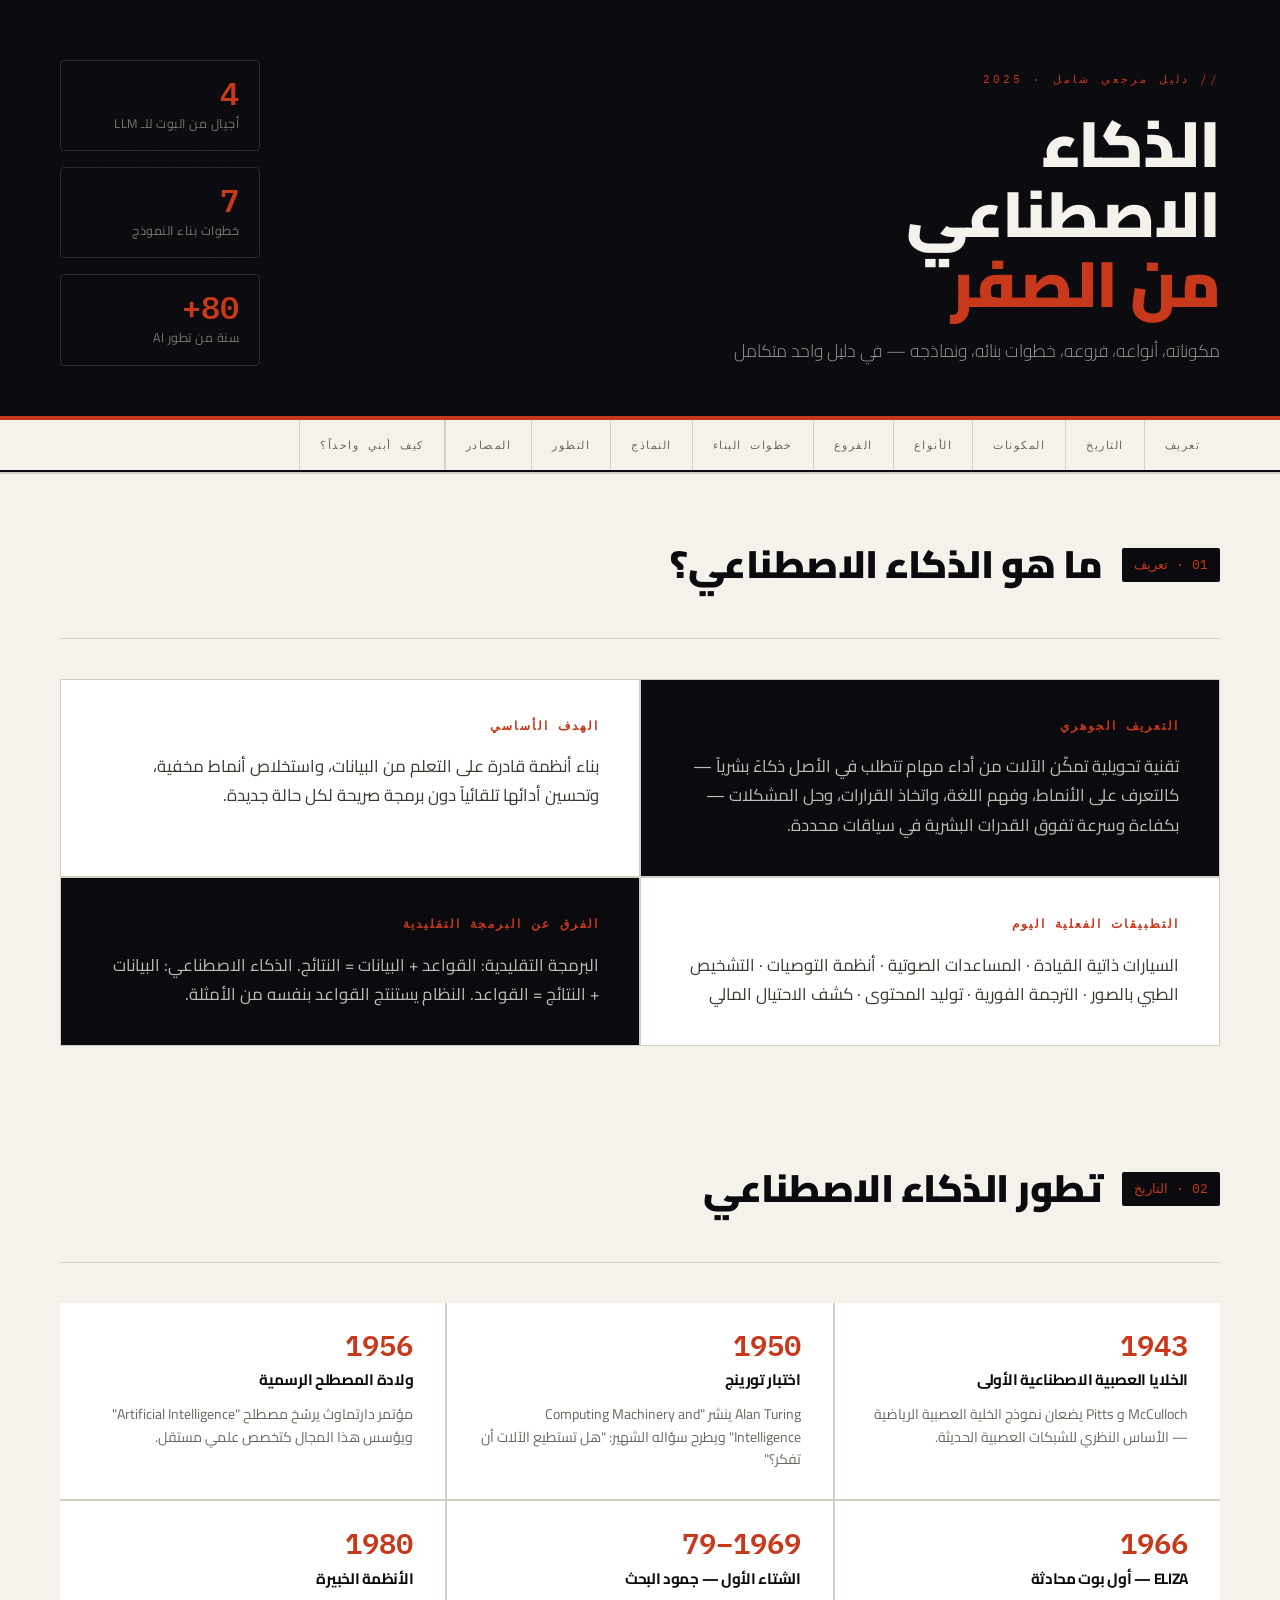
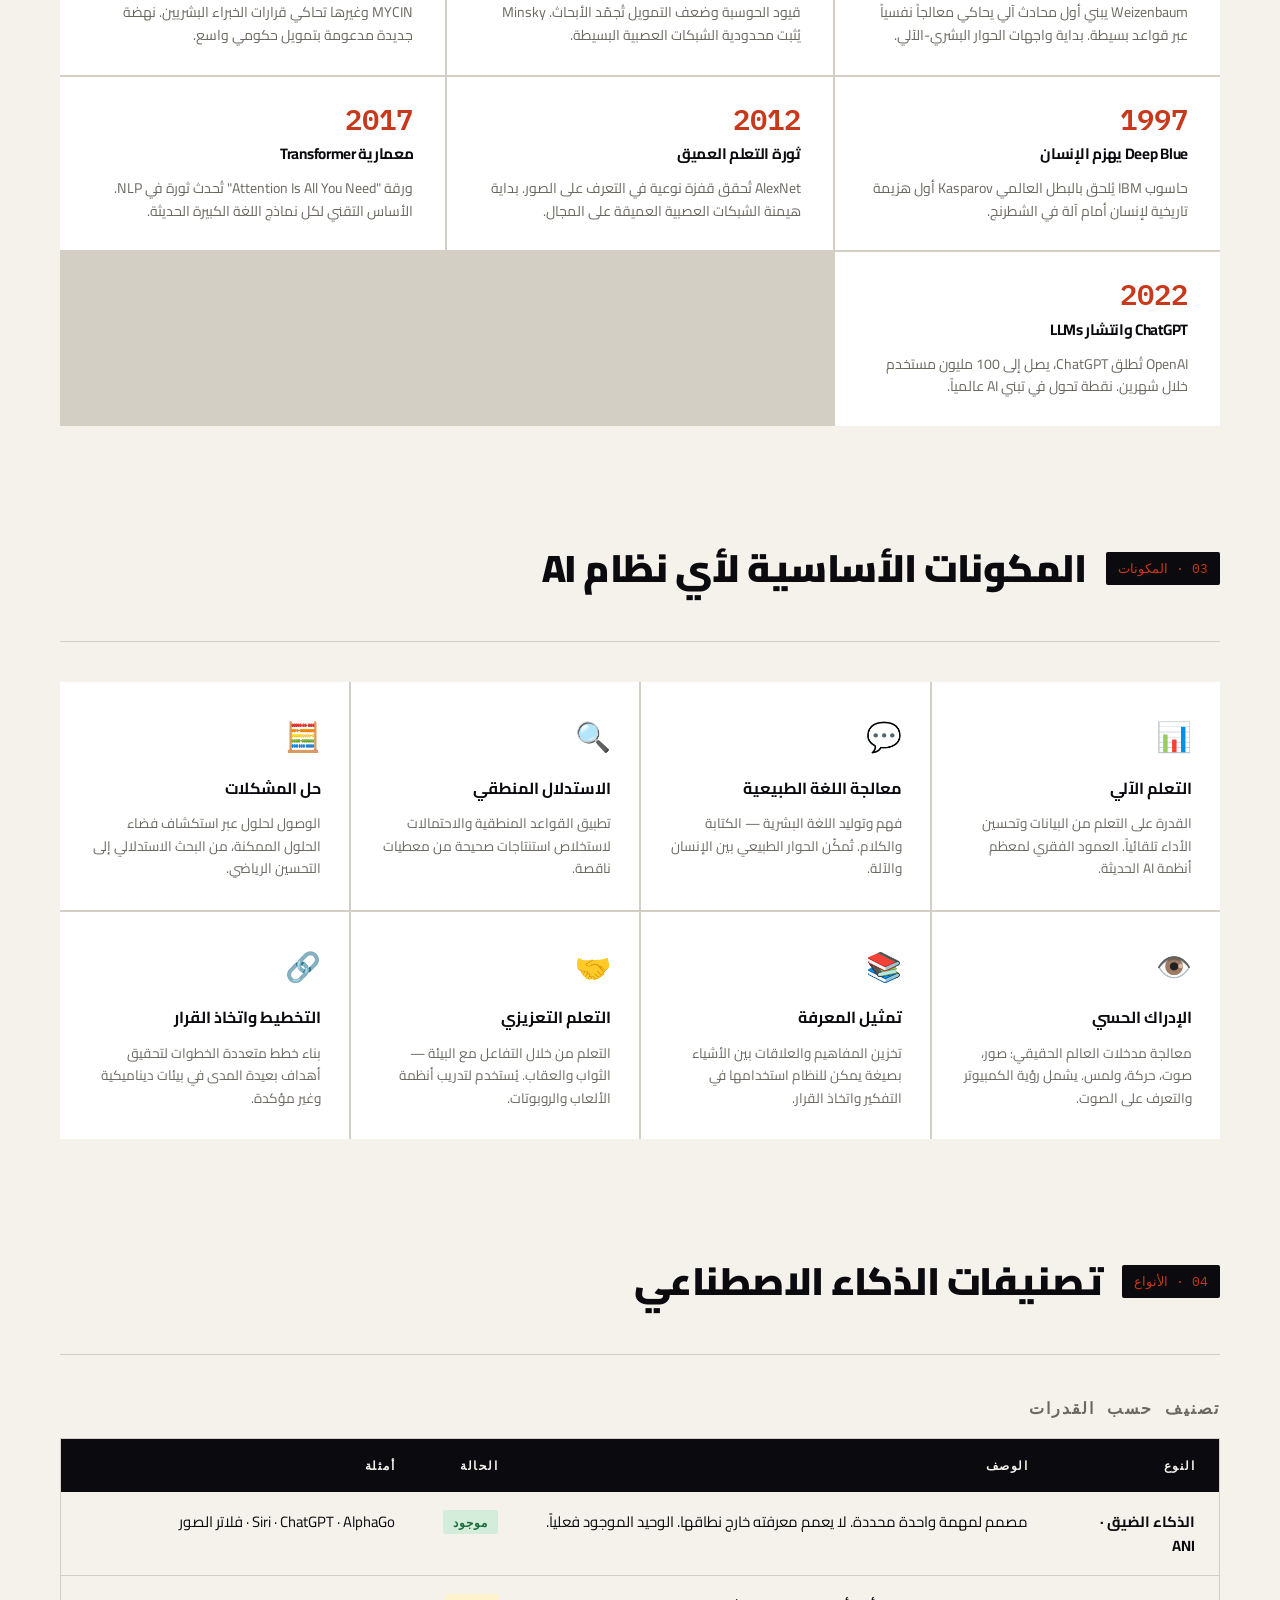
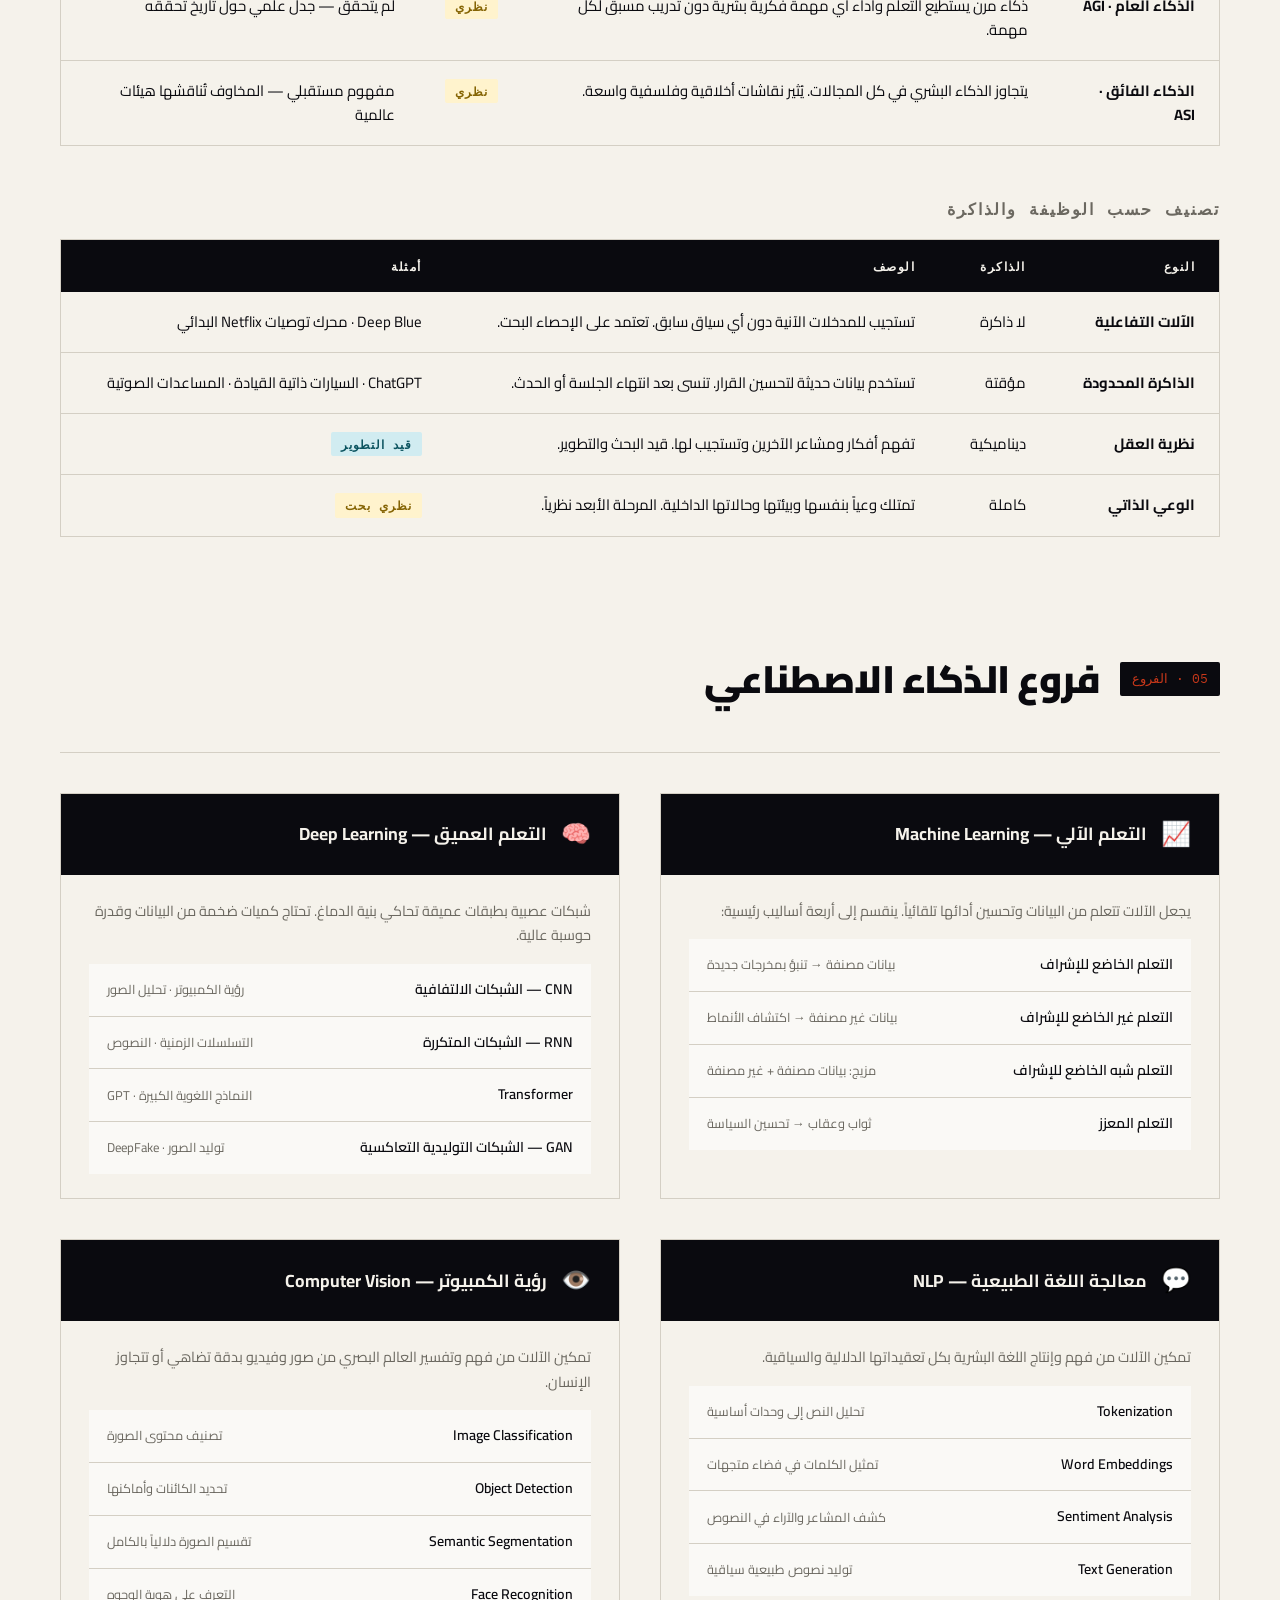
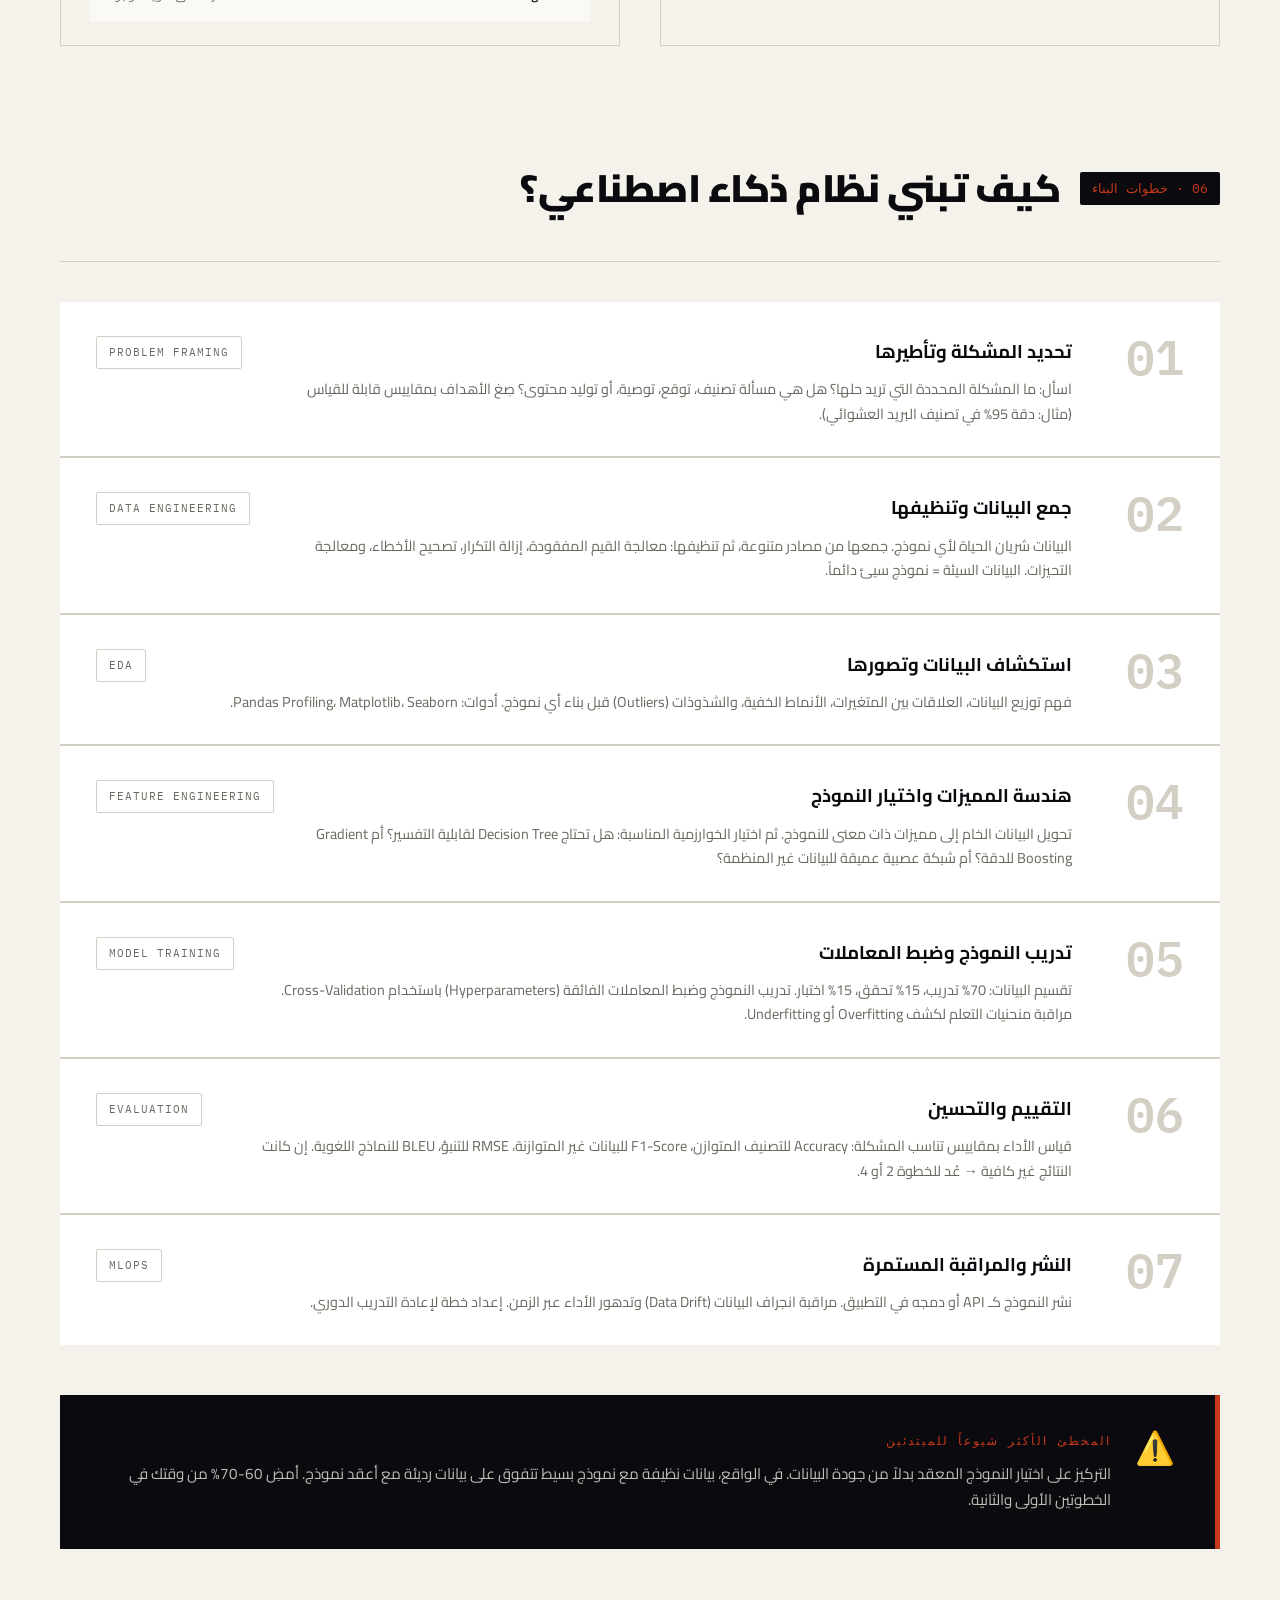
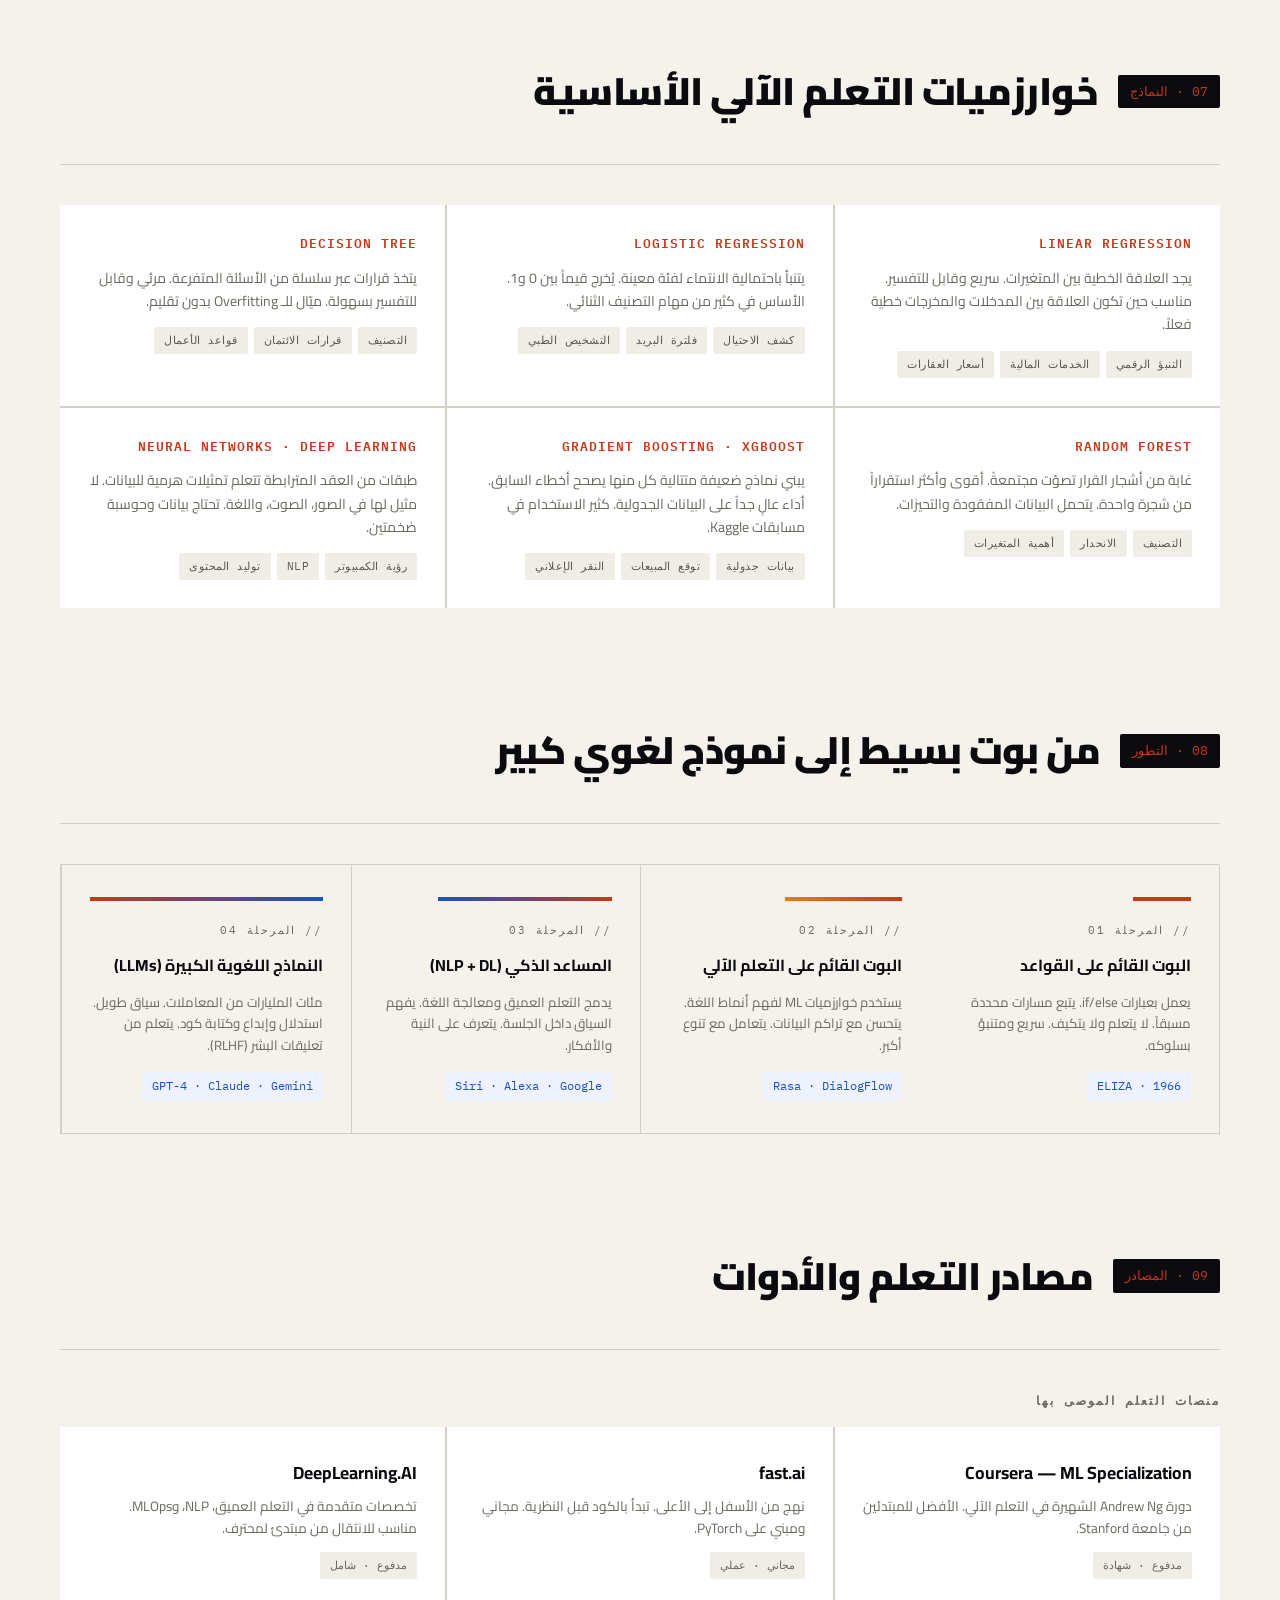
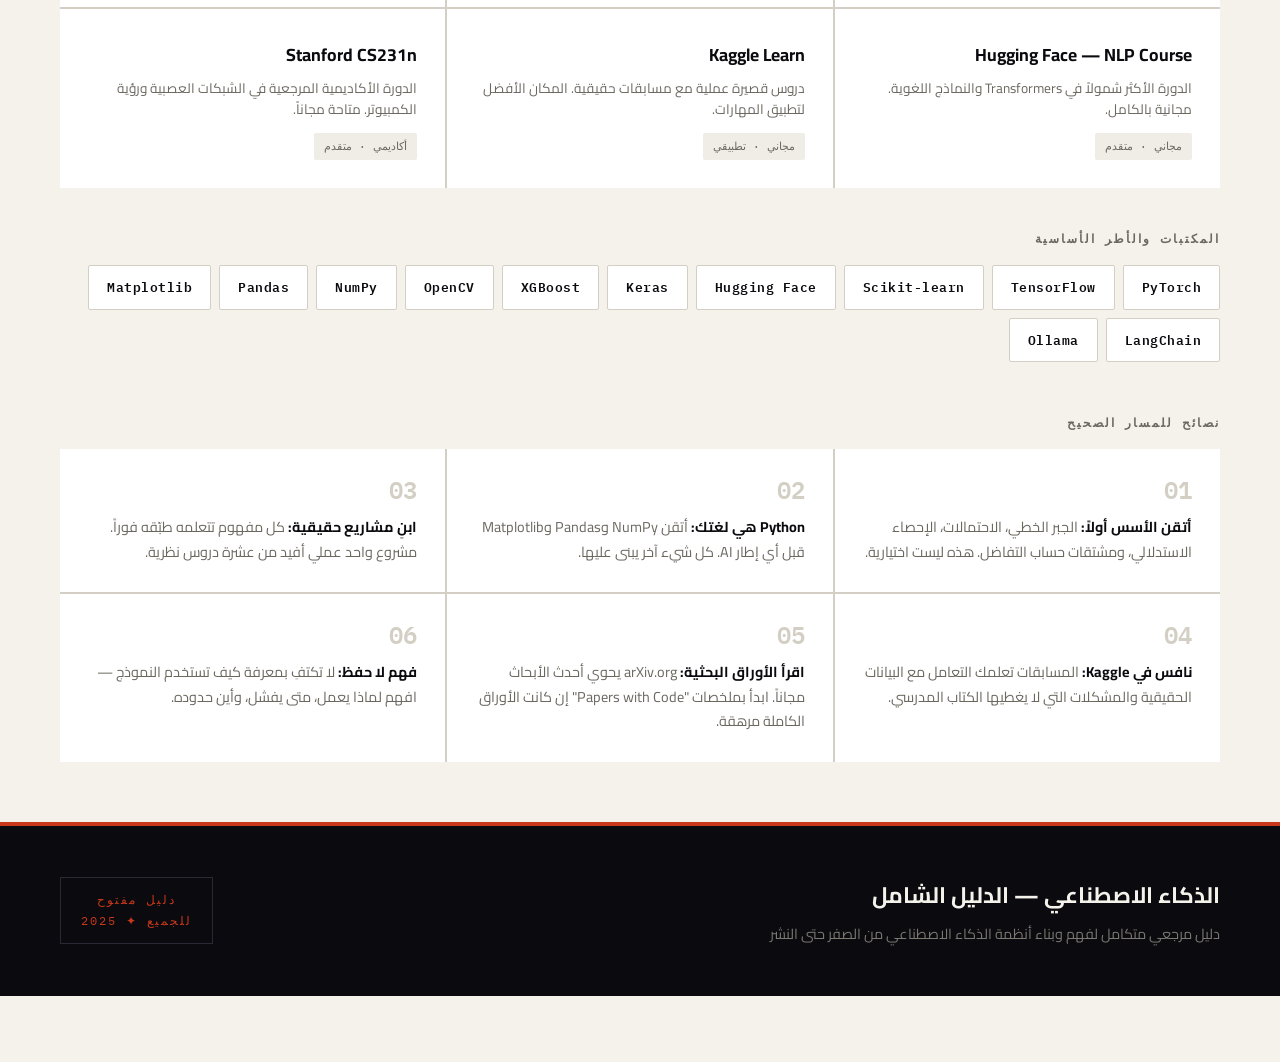
<file: index.html>
<!DOCTYPE html>
<html lang="ar" dir="rtl">
<head>
<meta charset="UTF-8">
<meta name="viewport" content="width=device-width, initial-scale=1.0">
<title>الذكاء الاصطناعي — الدليل الشامل</title>
<link href="https://fonts.googleapis.com/css2?family=Cairo:wght@300;400;600;700;900&family=IBM+Plex+Mono:wght@400;600&display=swap" rel="stylesheet">
<link href="style.css" rel="stylesheet">
</head>
<body>

<header>
  <div class="header-noise"></div>
  <div class="header-inner">
    <div>
      <span class="header-label">// دليل مرجعي شامل · 2025</span>
      <h1>الذكاء<br>الاصطناعي<br><em>من الصفر</em></h1>
      <p class="header-sub">مكوناته، أنواعه، فروعه، خطوات بنائه، ونماذجه — في دليل واحد متكامل</p>
    </div>
    <div class="header-stat-box">
      <div class="stat-item">
        <div class="stat-num">4</div>
        <div class="stat-label">أجيال من البوت للـ LLM</div>
      </div>
      <div class="stat-item">
        <div class="stat-num">7</div>
        <div class="stat-label">خطوات بناء النموذج</div>
      </div>
      <div class="stat-item">
        <div class="stat-num">80+</div>
        <div class="stat-label">سنة من تطور AI</div>
      </div>
    </div>
  </div>
</header>

<nav>
  <div class="nav-inner">
    <a href="#intro">تعريف</a>
    <a href="#history">التاريخ</a>
    <a href="#components">المكونات</a>
    <a href="#types">الأنواع</a>
    <a href="#branches">الفروع</a>
    <a href="#steps">خطوات البناء</a>
    <a href="#models">النماذج</a>
    <a href="#evolution">التطور</a>
    <a href="#resources">المصادر</a>
    <a href="info.html">كيف أبني واحداً؟</a>
  </div>
</nav>

<div class="page">

  <!-- ===== INTRO ===== -->
  <section id="intro">
    <div class="section-head">
      <span class="section-num">01 · تعريف</span>
      <h2>ما هو الذكاء الاصطناعي؟</h2>
    </div>

    <div class="definition-block">
      <div class="def-panel dark">
        <h3>التعريف الجوهري</h3>
        <p>تقنية تحويلية تمكّن الآلات من أداء مهام تتطلب في الأصل ذكاءً بشرياً — كالتعرف على الأنماط، وفهم اللغة، واتخاذ القرارات، وحل المشكلات — بكفاءة وسرعة تفوق القدرات البشرية في سياقات محددة.</p>
      </div>
      <div class="def-panel">
        <h3>الهدف الأساسي</h3>
        <p>بناء أنظمة قادرة على التعلم من البيانات، واستخلاص أنماط مخفية، وتحسين أدائها تلقائياً دون برمجة صريحة لكل حالة جديدة.</p>
      </div>
      <div class="def-panel">
        <h3>التطبيقات الفعلية اليوم</h3>
        <p>السيارات ذاتية القيادة · المساعدات الصوتية · أنظمة التوصيات · التشخيص الطبي بالصور · الترجمة الفورية · توليد المحتوى · كشف الاحتيال المالي</p>
      </div>
      <div class="def-panel dark">
        <h3>الفرق عن البرمجة التقليدية</h3>
        <p>البرمجة التقليدية: القواعد + البيانات = النتائج. الذكاء الاصطناعي: البيانات + النتائج = القواعد. النظام يستنتج القواعد بنفسه من الأمثلة.</p>
      </div>
    </div>
  </section>

  <!-- ===== HISTORY ===== -->
  <section id="history">
    <div class="section-head">
      <span class="section-num">02 · التاريخ</span>
      <h2>تطور الذكاء الاصطناعي</h2>
    </div>

    <div class="timeline-grid">
      <div class="tl-item">
        <div class="tl-year">1943</div>
        <div class="tl-title">الخلايا العصبية الاصطناعية الأولى</div>
        <div class="tl-desc">McCulloch و Pitts يضعان نموذج الخلية العصبية الرياضية — الأساس النظري للشبكات العصبية الحديثة.</div>
      </div>
      <div class="tl-item">
        <div class="tl-year">1950</div>
        <div class="tl-title">اختبار تورينج</div>
        <div class="tl-desc">Alan Turing ينشر "Computing Machinery and Intelligence" ويطرح سؤاله الشهير: "هل تستطيع الآلات أن تفكر؟"</div>
      </div>
      <div class="tl-item">
        <div class="tl-year">1956</div>
        <div class="tl-title">ولادة المصطلح الرسمية</div>
        <div class="tl-desc">مؤتمر دارتماوث يرسّخ مصطلح "Artificial Intelligence" ويؤسس هذا المجال كتخصص علمي مستقل.</div>
      </div>
      <div class="tl-item">
        <div class="tl-year">1966</div>
        <div class="tl-title">ELIZA — أول بوت محادثة</div>
        <div class="tl-desc">Weizenbaum يبني أول محادث آلي يحاكي معالجاً نفسياً عبر قواعد بسيطة. بداية واجهات الحوار البشري-الآلي.</div>
      </div>
      <div class="tl-item">
        <div class="tl-year">1969–79</div>
        <div class="tl-title">الشتاء الأول — جمود البحث</div>
        <div class="tl-desc">قيود الحوسبة وضعف التمويل تُجمّد الأبحاث. Minsky يُثبت محدودية الشبكات العصبية البسيطة.</div>
      </div>
      <div class="tl-item">
        <div class="tl-year">1980</div>
        <div class="tl-title">الأنظمة الخبيرة</div>
        <div class="tl-desc">MYCIN وغيرها تحاكي قرارات الخبراء البشريين. نهضة جديدة مدعومة بتمويل حكومي واسع.</div>
      </div>
      <div class="tl-item">
        <div class="tl-year">1997</div>
        <div class="tl-title">Deep Blue يهزم الإنسان</div>
        <div class="tl-desc">حاسوب IBM يُلحق بالبطل العالمي Kasparov أول هزيمة تاريخية لإنسان أمام آلة في الشطرنج.</div>
      </div>
      <div class="tl-item">
        <div class="tl-year">2012</div>
        <div class="tl-title">ثورة التعلم العميق</div>
        <div class="tl-desc">AlexNet تُحقق قفزة نوعية في التعرف على الصور. بداية هيمنة الشبكات العصبية العميقة على المجال.</div>
      </div>
      <div class="tl-item">
        <div class="tl-year">2017</div>
        <div class="tl-title">معمارية Transformer</div>
        <div class="tl-desc">ورقة "Attention Is All You Need" تُحدث ثورة في NLP. الأساس التقني لكل نماذج اللغة الكبيرة الحديثة.</div>
      </div>
      <div class="tl-item">
        <div class="tl-year">2022</div>
        <div class="tl-title">ChatGPT وانتشار LLMs</div>
        <div class="tl-desc">OpenAI تُطلق ChatGPT، يصل إلى 100 مليون مستخدم خلال شهرين. نقطة تحول في تبني AI عالمياً.</div>
      </div>
    </div>
  </section>

  <!-- ===== COMPONENTS ===== -->
  <section id="components">
    <div class="section-head">
      <span class="section-num">03 · المكونات</span>
      <h2>المكونات الأساسية لأي نظام AI</h2>
    </div>

    <div class="comp-grid">
      <div class="comp-card">
        <span class="comp-icon">📊</span>
        <h3>التعلم الآلي</h3>
        <p>القدرة على التعلم من البيانات وتحسين الأداء تلقائياً. العمود الفقري لمعظم أنظمة AI الحديثة.</p>
      </div>
      <div class="comp-card">
        <span class="comp-icon">💬</span>
        <h3>معالجة اللغة الطبيعية</h3>
        <p>فهم وتوليد اللغة البشرية — الكتابة والكلام. تُمكّن الحوار الطبيعي بين الإنسان والآلة.</p>
      </div>
      <div class="comp-card">
        <span class="comp-icon">🔍</span>
        <h3>الاستدلال المنطقي</h3>
        <p>تطبيق القواعد المنطقية والاحتمالات لاستخلاص استنتاجات صحيحة من معطيات ناقصة.</p>
      </div>
      <div class="comp-card">
        <span class="comp-icon">🧮</span>
        <h3>حل المشكلات</h3>
        <p>الوصول لحلول عبر استكشاف فضاء الحلول الممكنة، من البحث الاستدلالي إلى التحسين الرياضي.</p>
      </div>
      <div class="comp-card">
        <span class="comp-icon">👁️</span>
        <h3>الإدراك الحسي</h3>
        <p>معالجة مدخلات العالم الحقيقي: صور، صوت، حركة، ولمس. يشمل رؤية الكمبيوتر والتعرف على الصوت.</p>
      </div>
      <div class="comp-card">
        <span class="comp-icon">📚</span>
        <h3>تمثيل المعرفة</h3>
        <p>تخزين المفاهيم والعلاقات بين الأشياء بصيغة يمكن للنظام استخدامها في التفكير واتخاذ القرار.</p>
      </div>
      <div class="comp-card">
        <span class="comp-icon">🤝</span>
        <h3>التعلم التعزيزي</h3>
        <p>التعلم من خلال التفاعل مع البيئة — الثواب والعقاب. يُستخدم لتدريب أنظمة الألعاب والروبوتات.</p>
      </div>
      <div class="comp-card">
        <span class="comp-icon">🔗</span>
        <h3>التخطيط واتخاذ القرار</h3>
        <p>بناء خطط متعددة الخطوات لتحقيق أهداف بعيدة المدى في بيئات ديناميكية وغير مؤكدة.</p>
      </div>
    </div>
  </section>

  <!-- ===== TYPES ===== -->
  <section id="types">
    <div class="section-head">
      <span class="section-num">04 · الأنواع</span>
      <h2>تصنيفات الذكاء الاصطناعي</h2>
    </div>

    <h3 style="font-size:1rem; font-family:var(--mono); letter-spacing:2px; color:var(--muted); text-transform:uppercase; margin-bottom:16px;">تصنيف حسب القدرات</h3>
    <div class="types-table-wrap">
      <table class="types-table">
        <thead>
          <tr>
            <th>النوع</th>
            <th>الوصف</th>
            <th>الحالة</th>
            <th>أمثلة</th>
          </tr>
        </thead>
        <tbody>
          <tr>
            <td><strong>الذكاء الضيق · ANI</strong></td>
            <td>مصمم لمهمة واحدة محددة. لا يعمم معرفته خارج نطاقها. الوحيد الموجود فعلياً.</td>
            <td><span class="type-badge badge-exists">موجود</span></td>
            <td>Siri · ChatGPT · AlphaGo · فلاتر الصور</td>
          </tr>
          <tr>
            <td><strong>الذكاء العام · AGI</strong></td>
            <td>ذكاء مرن يستطيع التعلم وأداء أي مهمة فكرية بشرية دون تدريب مسبق لكل مهمة.</td>
            <td><span class="type-badge badge-theory">نظري</span></td>
            <td>لم يتحقق — جدل علمي حول تاريخ تحققه</td>
          </tr>
          <tr>
            <td><strong>الذكاء الفائق · ASI</strong></td>
            <td>يتجاوز الذكاء البشري في كل المجالات. يُثير نقاشات أخلاقية وفلسفية واسعة.</td>
            <td><span class="type-badge badge-theory">نظري</span></td>
            <td>مفهوم مستقبلي — المخاوف تُناقشها هيئات عالمية</td>
          </tr>
        </tbody>
      </table>
    </div>

    <h3 style="font-size:1rem; font-family:var(--mono); letter-spacing:2px; color:var(--muted); text-transform:uppercase; margin:40px 0 16px;">تصنيف حسب الوظيفة والذاكرة</h3>
    <div class="types-table-wrap">
      <table class="types-table">
        <thead>
          <tr>
            <th>النوع</th>
            <th>الذاكرة</th>
            <th>الوصف</th>
            <th>أمثلة</th>
          </tr>
        </thead>
        <tbody>
          <tr>
            <td><strong>الآلات التفاعلية</strong></td>
            <td>لا ذاكرة</td>
            <td>تستجيب للمدخلات الآنية دون أي سياق سابق. تعتمد على الإحصاء البحت.</td>
            <td>Deep Blue · محرك توصيات Netflix البدائي</td>
          </tr>
          <tr>
            <td><strong>الذاكرة المحدودة</strong></td>
            <td>مؤقتة</td>
            <td>تستخدم بيانات حديثة لتحسين القرار. تنسى بعد انتهاء الجلسة أو الحدث.</td>
            <td>ChatGPT · السيارات ذاتية القيادة · المساعدات الصوتية</td>
          </tr>
          <tr>
            <td><strong>نظرية العقل</strong></td>
            <td>ديناميكية</td>
            <td>تفهم أفكار ومشاعر الآخرين وتستجيب لها. قيد البحث والتطوير.</td>
            <td><span class="type-badge badge-dev">قيد التطوير</span></td>
          </tr>
          <tr>
            <td><strong>الوعي الذاتي</strong></td>
            <td>كاملة</td>
            <td>تمتلك وعياً بنفسها وبيئتها وحالاتها الداخلية. المرحلة الأبعد نظرياً.</td>
            <td><span class="type-badge badge-theory">نظري بحت</span></td>
          </tr>
        </tbody>
      </table>
    </div>
  </section>

  <!-- ===== BRANCHES ===== -->
  <section id="branches">
    <div class="section-head">
      <span class="section-num">05 · الفروع</span>
      <h2>فروع الذكاء الاصطناعي</h2>
    </div>

    <div class="branches-wrap">
      <div class="branch-panel">
        <div class="branch-header">
          <span class="icon">📈</span>
          <h3>التعلم الآلي — Machine Learning</h3>
        </div>
        <div class="branch-body">
          <p>يجعل الآلات تتعلم من البيانات وتحسين أدائها تلقائياً. ينقسم إلى أربعة أساليب رئيسية:</p>
          <div class="ml-types">
            <div class="ml-type-item">
              <span>التعلم الخاضع للإشراف</span>
              <span>بيانات مصنفة → تنبؤ بمخرجات جديدة</span>
            </div>
            <div class="ml-type-item">
              <span>التعلم غير الخاضع للإشراف</span>
              <span>بيانات غير مصنفة → اكتشاف الأنماط</span>
            </div>
            <div class="ml-type-item">
              <span>التعلم شبه الخاضع للإشراف</span>
              <span>مزيج: بيانات مصنفة + غير مصنفة</span>
            </div>
            <div class="ml-type-item">
              <span>التعلم المعزز</span>
              <span>ثواب وعقاب → تحسين السياسة</span>
            </div>
          </div>
        </div>
      </div>

      <div class="branch-panel">
        <div class="branch-header">
          <span class="icon">🧠</span>
          <h3>التعلم العميق — Deep Learning</h3>
        </div>
        <div class="branch-body">
          <p>شبكات عصبية بطبقات عميقة تحاكي بنية الدماغ. تحتاج كميات ضخمة من البيانات وقدرة حوسبة عالية.</p>
          <div class="ml-types">
            <div class="ml-type-item">
              <span>CNN — الشبكات الالتفافية</span>
              <span>رؤية الكمبيوتر · تحليل الصور</span>
            </div>
            <div class="ml-type-item">
              <span>RNN — الشبكات المتكررة</span>
              <span>التسلسلات الزمنية · النصوص</span>
            </div>
            <div class="ml-type-item">
              <span>Transformer</span>
              <span>النماذج اللغوية الكبيرة · GPT</span>
            </div>
            <div class="ml-type-item">
              <span>GAN — الشبكات التوليدية التعاكسية</span>
              <span>توليد الصور · DeepFake</span>
            </div>
          </div>
        </div>
      </div>

      <div class="branch-panel">
        <div class="branch-header">
          <span class="icon">💬</span>
          <h3>معالجة اللغة الطبيعية — NLP</h3>
        </div>
        <div class="branch-body">
          <p>تمكين الآلات من فهم وإنتاج اللغة البشرية بكل تعقيداتها الدلالية والسياقية.</p>
          <div class="ml-types">
            <div class="ml-type-item">
              <span>Tokenization</span>
              <span>تحليل النص إلى وحدات أساسية</span>
            </div>
            <div class="ml-type-item">
              <span>Word Embeddings</span>
              <span>تمثيل الكلمات في فضاء متجهات</span>
            </div>
            <div class="ml-type-item">
              <span>Sentiment Analysis</span>
              <span>كشف المشاعر والآراء في النصوص</span>
            </div>
            <div class="ml-type-item">
              <span>Text Generation</span>
              <span>توليد نصوص طبيعية سياقية</span>
            </div>
          </div>
        </div>
      </div>

      <div class="branch-panel">
        <div class="branch-header">
          <span class="icon">👁️</span>
          <h3>رؤية الكمبيوتر — Computer Vision</h3>
        </div>
        <div class="branch-body">
          <p>تمكين الآلات من فهم وتفسير العالم البصري من صور وفيديو بدقة تضاهي أو تتجاوز الإنسان.</p>
          <div class="ml-types">
            <div class="ml-type-item">
              <span>Image Classification</span>
              <span>تصنيف محتوى الصورة</span>
            </div>
            <div class="ml-type-item">
              <span>Object Detection</span>
              <span>تحديد الكائنات وأماكنها</span>
            </div>
            <div class="ml-type-item">
              <span>Semantic Segmentation</span>
              <span>تقسيم الصورة دلالياً بالكامل</span>
            </div>
            <div class="ml-type-item">
              <span>Face Recognition</span>
              <span>التعرف على هوية الوجوه</span>
            </div>
          </div>
        </div>
      </div>
    </div>
  </section>

  <!-- ===== STEPS ===== -->
  <section id="steps">
    <div class="section-head">
      <span class="section-num">06 · خطوات البناء</span>
      <h2>كيف تبني نظام ذكاء اصطناعي؟</h2>
    </div>

    <div class="steps-list">
      <div class="step-item">
        <div class="step-num">01</div>
        <div class="step-content">
          <div class="step-title">تحديد المشكلة وتأطيرها</div>
          <div class="step-desc">اسأل: ما المشكلة المحددة التي تريد حلها؟ هل هي مسألة تصنيف، توقع، توصية، أو توليد محتوى؟ صِغ الأهداف بمقاييس قابلة للقياس (مثال: دقة 95% في تصنيف البريد العشوائي).</div>
        </div>
        <div class="step-tag">Problem Framing</div>
      </div>
      <div class="step-item">
        <div class="step-num">02</div>
        <div class="step-content">
          <div class="step-title">جمع البيانات وتنظيفها</div>
          <div class="step-desc">البيانات شريان الحياة لأي نموذج. جمعها من مصادر متنوعة، ثم تنظيفها: معالجة القيم المفقودة، إزالة التكرار، تصحيح الأخطاء، ومعالجة التحيزات. البيانات السيئة = نموذج سيئ دائماً.</div>
        </div>
        <div class="step-tag">Data Engineering</div>
      </div>
      <div class="step-item">
        <div class="step-num">03</div>
        <div class="step-content">
          <div class="step-title">استكشاف البيانات وتصورها</div>
          <div class="step-desc">فهم توزيع البيانات، العلاقات بين المتغيرات، الأنماط الخفية، والشذوذات (Outliers) قبل بناء أي نموذج. أدوات: Pandas Profiling، Matplotlib، Seaborn.</div>
        </div>
        <div class="step-tag">EDA</div>
      </div>
      <div class="step-item">
        <div class="step-num">04</div>
        <div class="step-content">
          <div class="step-title">هندسة المميزات واختيار النموذج</div>
          <div class="step-desc">تحويل البيانات الخام إلى مميزات ذات معنى للنموذج. ثم اختيار الخوارزمية المناسبة: هل تحتاج Decision Tree لقابلية التفسير؟ أم Gradient Boosting للدقة؟ أم شبكة عصبية عميقة للبيانات غير المنظمة؟</div>
        </div>
        <div class="step-tag">Feature Engineering</div>
      </div>
      <div class="step-item">
        <div class="step-num">05</div>
        <div class="step-content">
          <div class="step-title">تدريب النموذج وضبط المعاملات</div>
          <div class="step-desc">تقسيم البيانات: 70% تدريب، 15% تحقق، 15% اختبار. تدريب النموذج وضبط المعاملات الفائقة (Hyperparameters) باستخدام Cross-Validation. مراقبة منحنيات التعلم لكشف Overfitting أو Underfitting.</div>
        </div>
        <div class="step-tag">Model Training</div>
      </div>
      <div class="step-item">
        <div class="step-num">06</div>
        <div class="step-content">
          <div class="step-title">التقييم والتحسين</div>
          <div class="step-desc">قياس الأداء بمقاييس تناسب المشكلة: Accuracy للتصنيف المتوازن، F1-Score للبيانات غير المتوازنة، RMSE للتنبؤ، BLEU للنماذج اللغوية. إن كانت النتائج غير كافية → عُد للخطوة 2 أو 4.</div>
        </div>
        <div class="step-tag">Evaluation</div>
      </div>
      <div class="step-item">
        <div class="step-num">07</div>
        <div class="step-content">
          <div class="step-title">النشر والمراقبة المستمرة</div>
          <div class="step-desc">نشر النموذج كـ API أو دمجه في التطبيق. مراقبة انجراف البيانات (Data Drift) وتدهور الأداء عبر الزمن. إعداد خطة لإعادة التدريب الدوري.</div>
        </div>
        <div class="step-tag">MLOps</div>
      </div>
    </div>

    <div class="callout">
      <span class="callout-icon">⚠️</span>
      <div>
        <div class="callout-title">المخطئ الأكثر شيوعاً للمبتدئين</div>
        <div class="callout-text">التركيز على اختيار النموذج المعقد بدلاً من جودة البيانات. في الواقع، بيانات نظيفة مع نموذج بسيط تتفوق على بيانات رديئة مع أعقد نموذج. أمضِ 60-70% من وقتك في الخطوتين الأولى والثانية.</div>
      </div>
    </div>
  </section>

  <!-- ===== MODELS ===== -->
  <section id="models">
    <div class="section-head">
      <span class="section-num">07 · النماذج</span>
      <h2>خوارزميات التعلم الآلي الأساسية</h2>
    </div>

    <div class="models-grid">
      <div class="model-card">
        <div class="model-name">Linear Regression</div>
        <div class="model-desc">يجد العلاقة الخطية بين المتغيرات. سريع وقابل للتفسير. مناسب حين تكون العلاقة بين المدخلات والمخرجات خطية فعلاً.</div>
        <div class="model-uses">
          <span class="use-tag">التنبؤ الرقمي</span>
          <span class="use-tag">الخدمات المالية</span>
          <span class="use-tag">أسعار العقارات</span>
        </div>
      </div>
      <div class="model-card">
        <div class="model-name">Logistic Regression</div>
        <div class="model-desc">يتنبأ باحتمالية الانتماء لفئة معينة. يُخرج قيماً بين 0 و1. الأساس في كثير من مهام التصنيف الثنائي.</div>
        <div class="model-uses">
          <span class="use-tag">كشف الاحتيال</span>
          <span class="use-tag">فلترة البريد</span>
          <span class="use-tag">التشخيص الطبي</span>
        </div>
      </div>
      <div class="model-card">
        <div class="model-name">Decision Tree</div>
        <div class="model-desc">يتخذ قرارات عبر سلسلة من الأسئلة المتفرعة. مرئي وقابل للتفسير بسهولة. ميّال للـ Overfitting بدون تقليم.</div>
        <div class="model-uses">
          <span class="use-tag">التصنيف</span>
          <span class="use-tag">قرارات الائتمان</span>
          <span class="use-tag">قواعد الأعمال</span>
        </div>
      </div>
      <div class="model-card">
        <div class="model-name">Random Forest</div>
        <div class="model-desc">غابة من أشجار القرار تصوّت مجتمعةً. أقوى وأكثر استقراراً من شجرة واحدة. يتحمل البيانات المفقودة والتحيزات.</div>
        <div class="model-uses">
          <span class="use-tag">التصنيف</span>
          <span class="use-tag">الانحدار</span>
          <span class="use-tag">أهمية المتغيرات</span>
        </div>
      </div>
      <div class="model-card">
        <div class="model-name">Gradient Boosting · XGBoost</div>
        <div class="model-desc">يبني نماذج ضعيفة متتالية كل منها يصحح أخطاء السابق. أداء عالٍ جداً على البيانات الجدولية. كثير الاستخدام في مسابقات Kaggle.</div>
        <div class="model-uses">
          <span class="use-tag">بيانات جدولية</span>
          <span class="use-tag">توقع المبيعات</span>
          <span class="use-tag">النقر الإعلاني</span>
        </div>
      </div>
      <div class="model-card">
        <div class="model-name">Neural Networks · Deep Learning</div>
        <div class="model-desc">طبقات من العقد المترابطة تتعلم تمثيلات هرمية للبيانات. لا مثيل لها في الصور، الصوت، واللغة. تحتاج بيانات وحوسبة ضخمتين.</div>
        <div class="model-uses">
          <span class="use-tag">رؤية الكمبيوتر</span>
          <span class="use-tag">NLP</span>
          <span class="use-tag">توليد المحتوى</span>
        </div>
      </div>
    </div>
  </section>

  <!-- ===== EVOLUTION ===== -->
  <section id="evolution">
    <div class="section-head">
      <span class="section-num">08 · التطور</span>
      <h2>من بوت بسيط إلى نموذج لغوي كبير</h2>
    </div>

    <div class="evolution-track">
      <div class="evo-stage">
        <div class="evo-bar evo-bar-1"></div>
        <div class="evo-num">// المرحلة 01</div>
        <div class="evo-title">البوت القائم على القواعد</div>
        <div class="evo-desc">يعمل بعبارات if/else. يتبع مسارات محددة مسبقاً. لا يتعلم ولا يتكيف. سريع ومتنبؤ بسلوكه.</div>
        <span class="evo-example">ELIZA · 1966</span>
      </div>
      <div class="evo-stage">
        <div class="evo-bar evo-bar-2"></div>
        <div class="evo-num">// المرحلة 02</div>
        <div class="evo-title">البوت القائم على التعلم الآلي</div>
        <div class="evo-desc">يستخدم خوارزميات ML لفهم أنماط اللغة. يتحسن مع تراكم البيانات. يتعامل مع تنوع أكبر.</div>
        <span class="evo-example">Rasa · DialogFlow</span>
      </div>
      <div class="evo-stage">
        <div class="evo-bar evo-bar-3"></div>
        <div class="evo-num">// المرحلة 03</div>
        <div class="evo-title">المساعد الذكي (NLP + DL)</div>
        <div class="evo-desc">يدمج التعلم العميق ومعالجة اللغة. يفهم السياق داخل الجلسة. يتعرف على النية والأفكار.</div>
        <span class="evo-example">Siri · Alexa · Google</span>
      </div>
      <div class="evo-stage">
        <div class="evo-bar evo-bar-4"></div>
        <div class="evo-num">// المرحلة 04</div>
        <div class="evo-title">النماذج اللغوية الكبيرة (LLMs)</div>
        <div class="evo-desc">مئات المليارات من المعاملات. سياق طويل. استدلال وإبداع وكتابة كود. يتعلم من تعليقات البشر (RLHF).</div>
        <span class="evo-example">GPT-4 · Claude · Gemini</span>
      </div>
    </div>
  </section>

  <!-- ===== RESOURCES ===== -->
  <section id="resources">
    <div class="section-head">
      <span class="section-num">09 · المصادر</span>
      <h2>مصادر التعلم والأدوات</h2>
    </div>

    <h3 style="font-size:0.78rem; font-family:var(--mono); letter-spacing:2px; color:var(--muted); text-transform:uppercase; margin-bottom:16px;">منصات التعلم الموصى بها</h3>
    <div class="resources-grid" style="margin-bottom:40px;">
      <a href="https://www.coursera.org/specializations/machine-learning-introduction" class="res-card" target="_blank">
        <div class="res-name">Coursera — ML Specialization</div>
        <div class="res-desc">دورة Andrew Ng الشهيرة في التعلم الآلي. الأفضل للمبتدئين من جامعة Stanford.</div>
        <span class="res-tag">مدفوع · شهادة</span>
      </a>
      <a href="https://www.fast.ai/" class="res-card" target="_blank">
        <div class="res-name">fast.ai</div>
        <div class="res-desc">نهج من الأسفل إلى الأعلى. تبدأ بالكود قبل النظرية. مجاني ومبني على PyTorch.</div>
        <span class="res-tag">مجاني · عملي</span>
      </a>
      <a href="https://www.deeplearning.ai/" class="res-card" target="_blank">
        <div class="res-name">DeepLearning.AI</div>
        <div class="res-desc">تخصصات متقدمة في التعلم العميق، NLP، وMLOps. مناسب للانتقال من مبتدئ لمحترف.</div>
        <span class="res-tag">مدفوع · شامل</span>
      </a>
      <a href="https://huggingface.co/learn" class="res-card" target="_blank">
        <div class="res-name">Hugging Face — NLP Course</div>
        <div class="res-desc">الدورة الأكثر شمولاً في Transformers والنماذج اللغوية. مجانية بالكامل.</div>
        <span class="res-tag">مجاني · متقدم</span>
      </a>
      <a href="https://kaggle.com/learn" class="res-card" target="_blank">
        <div class="res-name">Kaggle Learn</div>
        <div class="res-desc">دروس قصيرة عملية مع مسابقات حقيقية. المكان الأفضل لتطبيق المهارات.</div>
        <span class="res-tag">مجاني · تطبيقي</span>
      </a>
      <a href="https://cs231n.stanford.edu/" class="res-card" target="_blank">
        <div class="res-name">Stanford CS231n</div>
        <div class="res-desc">الدورة الأكاديمية المرجعية في الشبكات العصبية ورؤية الكمبيوتر. متاحة مجاناً.</div>
        <span class="res-tag">أكاديمي · متقدم</span>
      </a>
    </div>

    <h3 style="font-size:0.78rem; font-family:var(--mono); letter-spacing:2px; color:var(--muted); text-transform:uppercase; margin-bottom:16px;">المكتبات والأطر الأساسية</h3>
    <div class="tools-row">
      <a href="https://pytorch.org/" class="tool-chip" target="_blank">PyTorch</a>
      <a href="https://www.tensorflow.org/" class="tool-chip" target="_blank">TensorFlow</a>
      <a href="https://scikit-learn.org/" class="tool-chip" target="_blank">Scikit-learn</a>
      <a href="https://huggingface.co/" class="tool-chip" target="_blank">Hugging Face</a>
      <a href="https://keras.io/" class="tool-chip" target="_blank">Keras</a>
      <a href="https://xgboost.readthedocs.io/" class="tool-chip" target="_blank">XGBoost</a>
      <a href="https://opencv.org/" class="tool-chip" target="_blank">OpenCV</a>
      <a href="https://numpy.org/" class="tool-chip" target="_blank">NumPy</a>
      <a href="https://pandas.pydata.org/" class="tool-chip" target="_blank">Pandas</a>
      <a href="https://matplotlib.org/" class="tool-chip" target="_blank">Matplotlib</a>
      <a href="https://langchain.com/" class="tool-chip" target="_blank">LangChain</a>
      <a href="https://ollama.com/" class="tool-chip" target="_blank">Ollama</a>
    </div>

    <h3 style="font-size:0.78rem; font-family:var(--mono); letter-spacing:2px; color:var(--muted); text-transform:uppercase; margin:40px 0 16px;">نصائح للمسار الصحيح</h3>
    <div class="tips-grid">
      <div class="tip-card">
        <div class="tip-num">01</div>
        <div class="tip-text"><strong>أتقن الأسس أولاً:</strong> الجبر الخطي، الاحتمالات، الإحصاء الاستدلالي، ومشتقات حساب التفاضل. هذه ليست اختيارية.</div>
      </div>
      <div class="tip-card">
        <div class="tip-num">02</div>
        <div class="tip-text"><strong>Python هي لغتك:</strong> أتقن NumPy وPandas وMatplotlib قبل أي إطار AI. كل شيء آخر يبنى عليها.</div>
      </div>
      <div class="tip-card">
        <div class="tip-num">03</div>
        <div class="tip-text"><strong>ابنِ مشاريع حقيقية:</strong> كل مفهوم تتعلمه طبّقه فوراً. مشروع واحد عملي أفيد من عشرة دروس نظرية.</div>
      </div>
      <div class="tip-card">
        <div class="tip-num">04</div>
        <div class="tip-text"><strong>نافس في Kaggle:</strong> المسابقات تعلمك التعامل مع البيانات الحقيقية والمشكلات التي لا يغطيها الكتاب المدرسي.</div>
      </div>
      <div class="tip-card">
        <div class="tip-num">05</div>
        <div class="tip-text"><strong>اقرأ الأوراق البحثية:</strong> arXiv.org يحوي أحدث الأبحاث مجاناً. ابدأ بملخصات "Papers with Code" إن كانت الأوراق الكاملة مرهقة.</div>
      </div>
      <div class="tip-card">
        <div class="tip-num">06</div>
        <div class="tip-text"><strong>فهم لا حفظ:</strong> لا تكتفِ بمعرفة كيف تستخدم النموذج — افهم لماذا يعمل، متى يفشل، وأين حدوده.</div>
      </div>
    </div>
  </section>

</div>

<footer>
  <div class="footer-inner">
    <div>
      <div class="footer-title">الذكاء الاصطناعي — الدليل الشامل</div>
      <div class="footer-sub">دليل مرجعي متكامل لفهم وبناء أنظمة الذكاء الاصطناعي من الصفر حتى النشر</div>
    </div>
    <div class="footer-badge">
      دليل مفتوح<br>للجميع ✦ 2025
    </div>
  </div>
</footer>

</body>
</html>
</file>
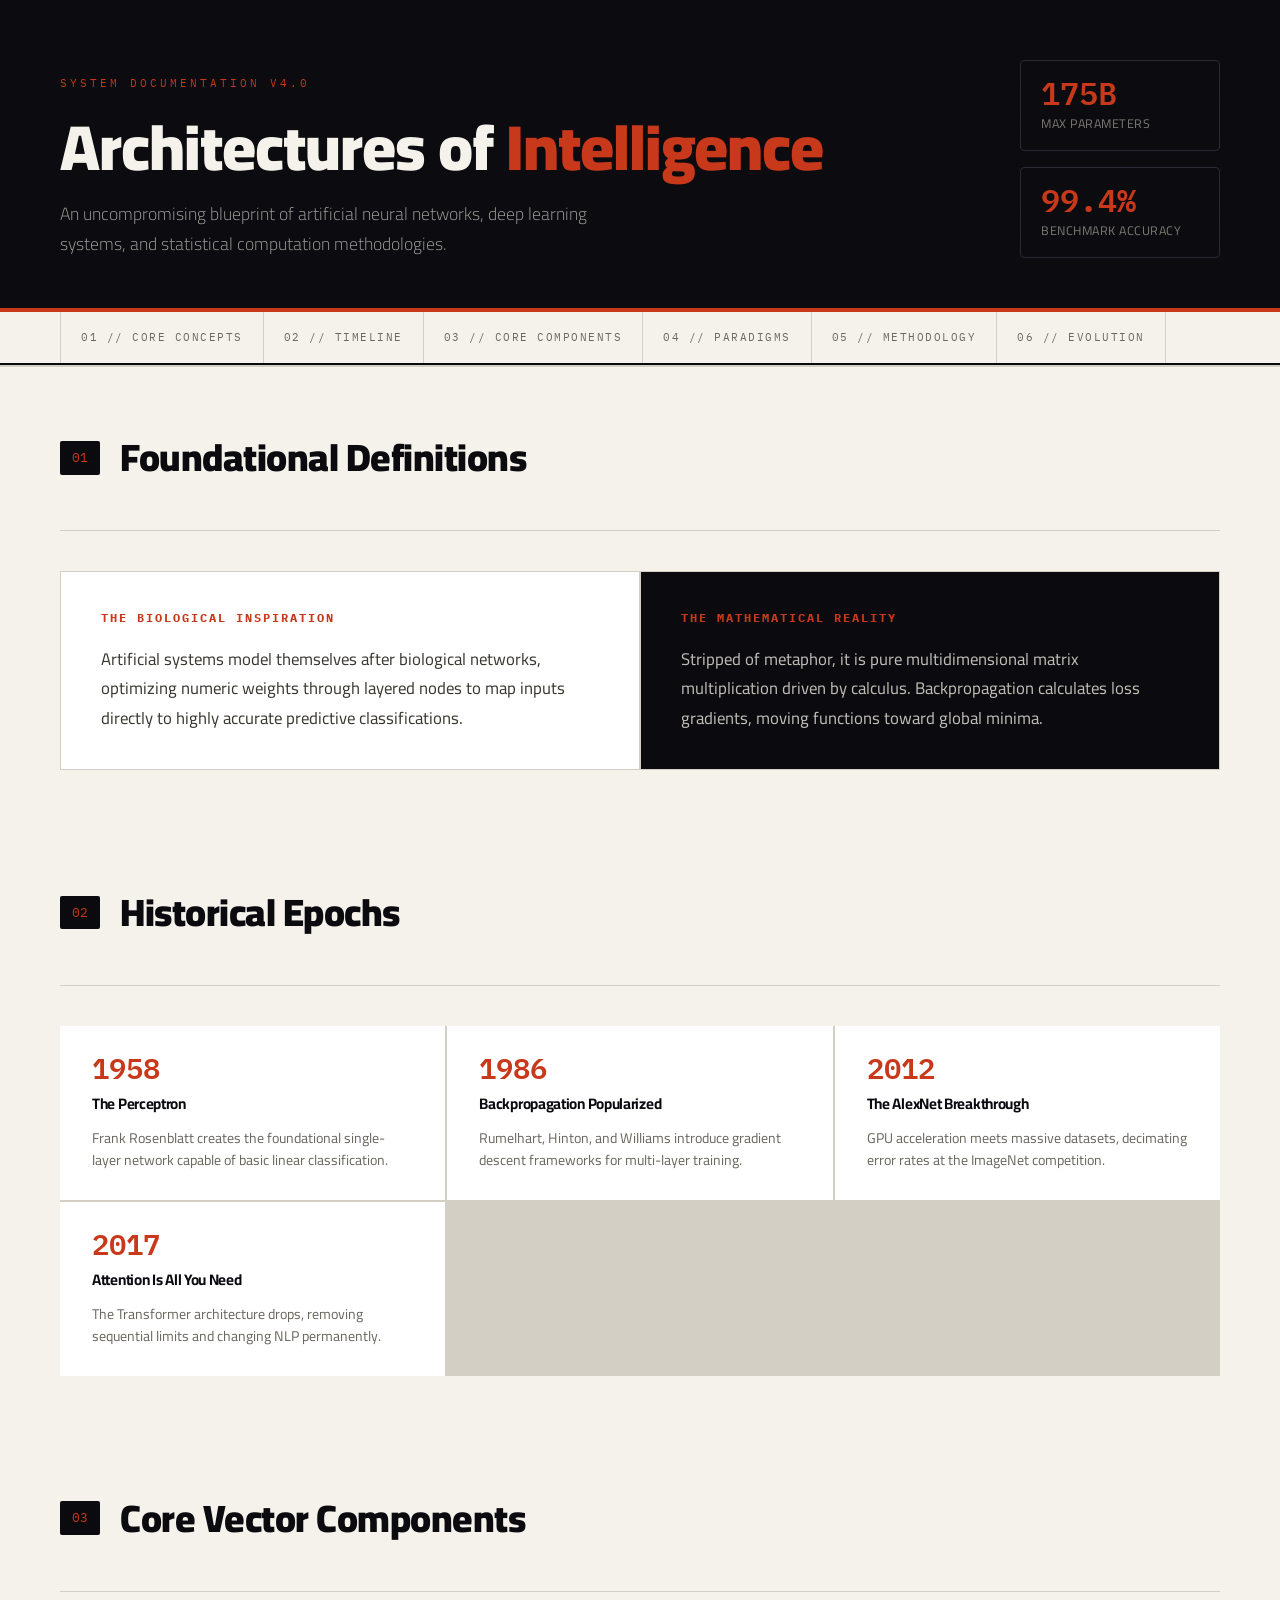
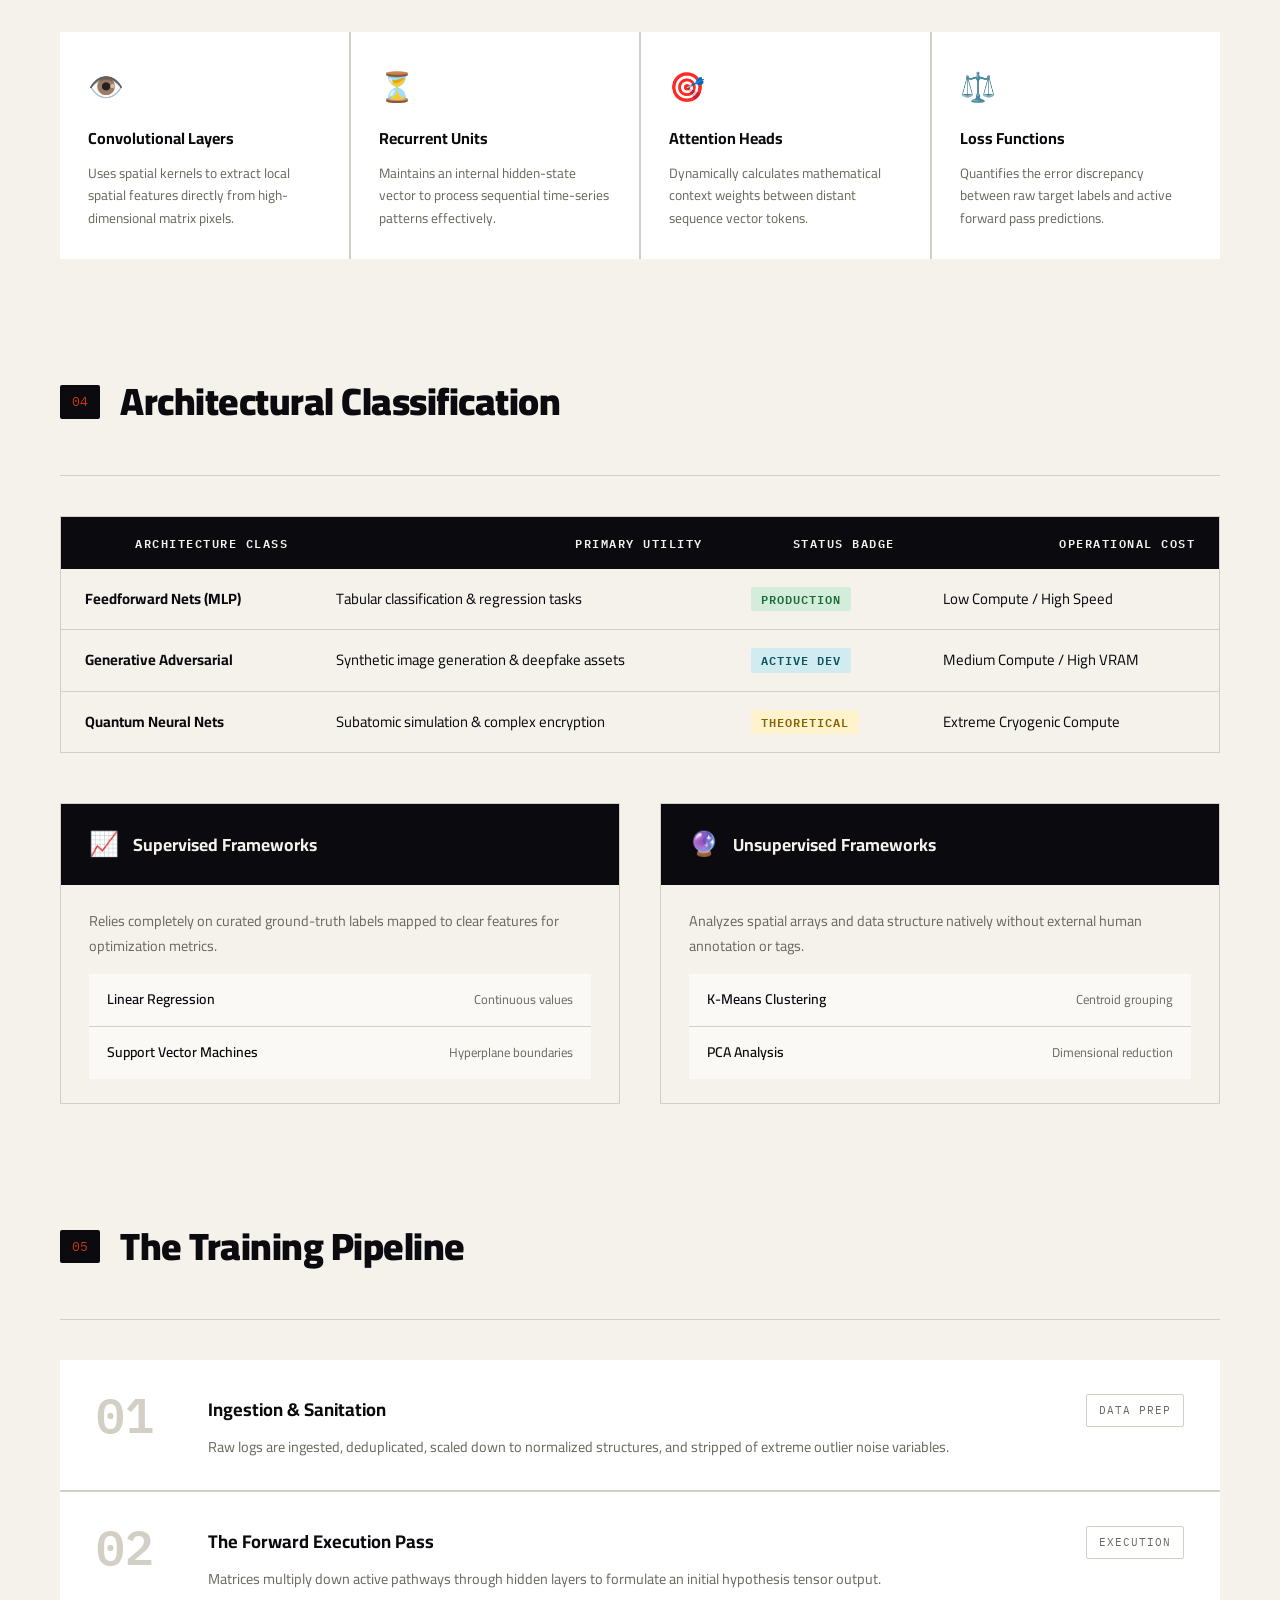
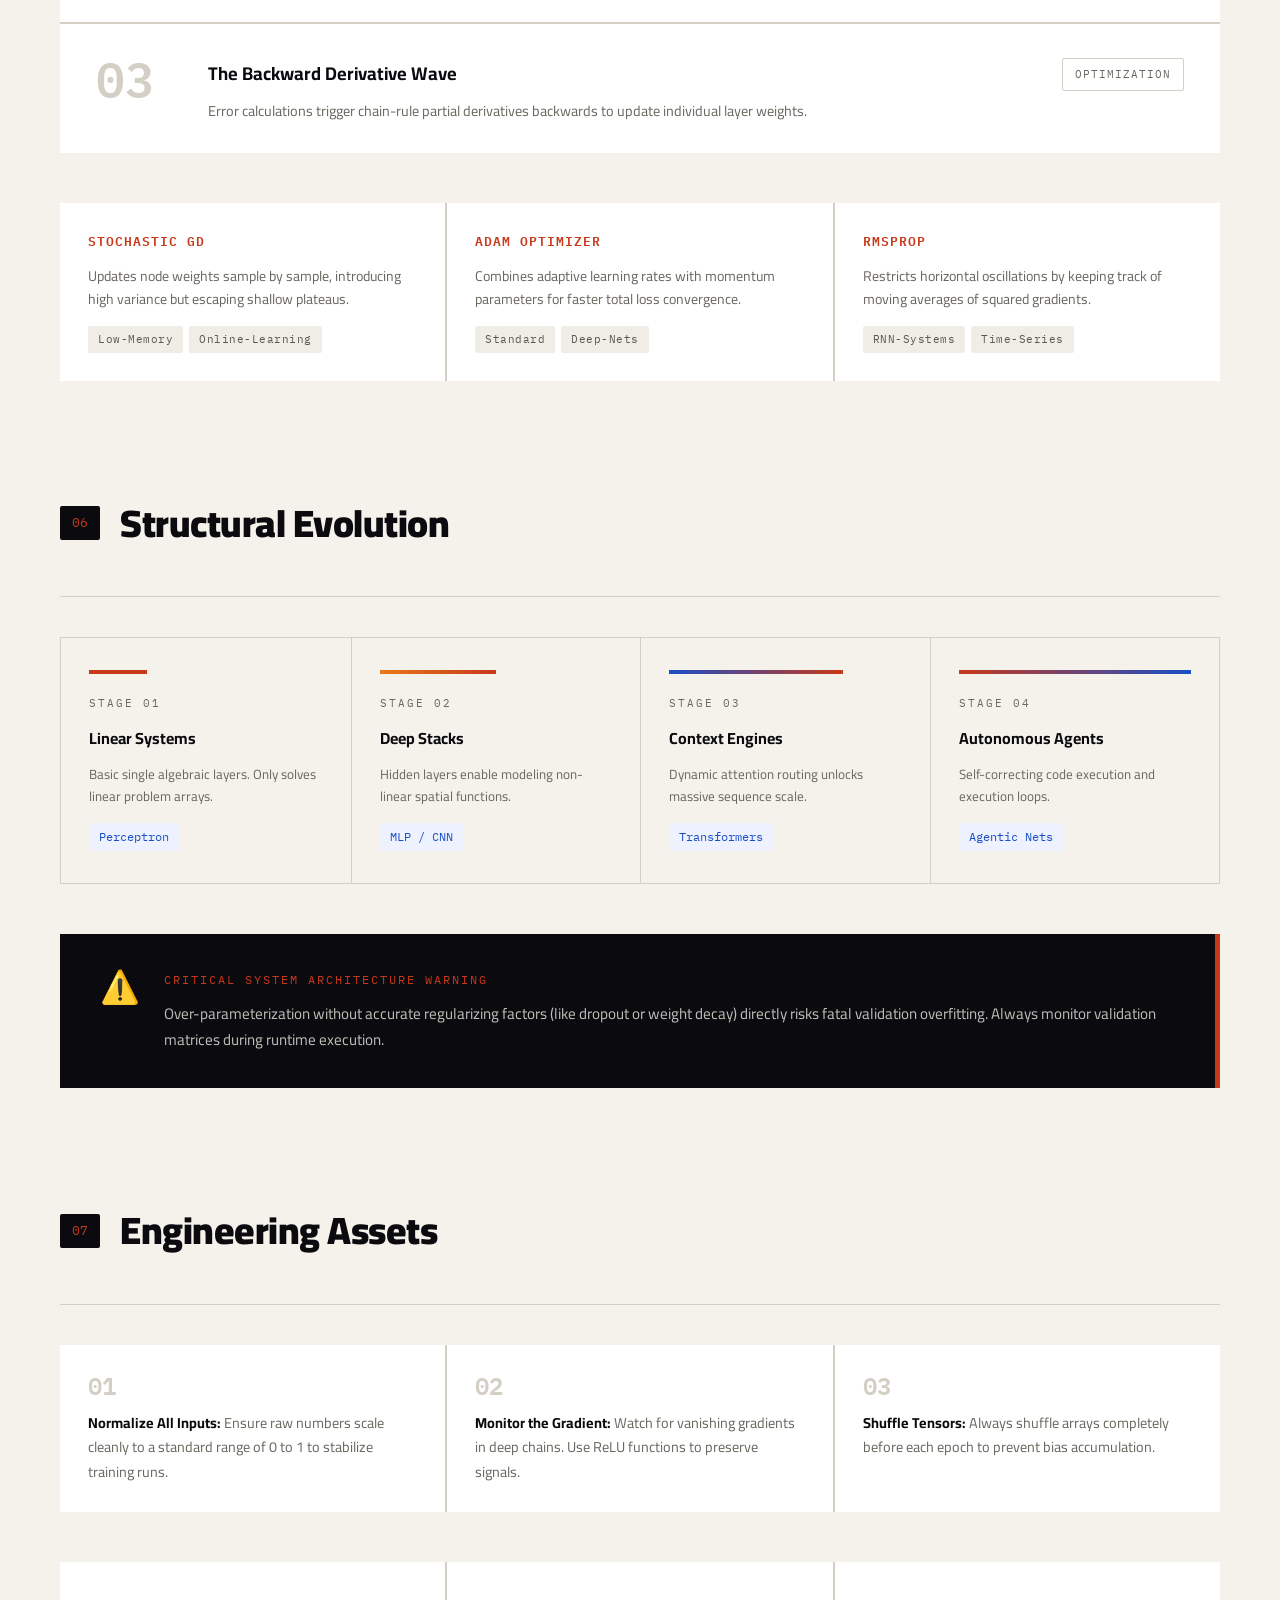
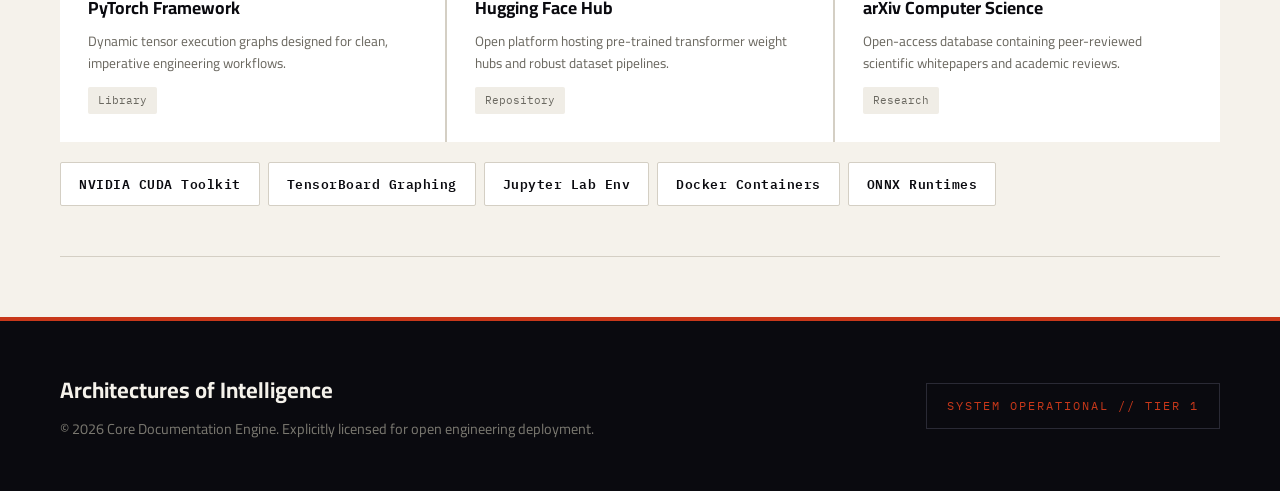
<file: info.html>
<!DOCTYPE html>
<html lang="en">
<head>
  <meta charset="UTF-8">
  <meta name="viewport" content="width=device-width, initial-scale=1.0">
  <title>Architectures of Intelligence</title>
  <!-- Google Fonts: Cairo (Serif replacement variant used) and IBM Plex Mono -->
  <link rel="preconnect" href="https://fonts.googleapis.com">
  <link rel="preconnect" href="https://fonts.gstatic.com" crossorigin>
  <link href="https://fonts.googleapis.com/css2?family=Cairo:wght@300;400;600;700;900&family=IBM+Plex+Mono:wght@400;600&display=swap" rel="stylesheet">
  <link rel="stylesheet" href="style.css">
</head>
<body>

  <!-- ===== HEADER ===== -->
  <header>
    <div class="header-noise"></div>
    <div class="header-inner">
      <div>
        <span class="header-label">System Documentation v4.0</span>
        <h1>Architectures of <em>Intelligence</em></h1>
        <p class="header-sub">An uncompromising blueprint of artificial neural networks, deep learning systems, and statistical computation methodologies.</p>
      </div>
      <div class="header-stat-box">
        <div class="stat-item">
          <div class="stat-num">175B</div>
          <div class="stat-label">MAX PARAMETERS</div>
        </div>
        <div class="stat-item">
          <div class="stat-num">99.4%</div>
          <div class="stat-label">BENCHMARK ACCURACY</div>
        </div>
      </div>
    </div>
  </header>

  <!-- ===== NAV ===== -->
  <nav>
    <div class="nav-inner">
      <a href="#core">01 // Core Concepts</a>
      <a href="#timeline">02 // Timeline</a>
      <a href="#components">03 // Core Components</a>
      <a href="#paradigms">04 // Paradigms</a>
      <a href="#methodology">05 // Methodology</a>
      <a href="#evolution">06 // Evolution</a>
    </div>
  </nav>

  <!-- ===== MAIN LAYOUT ===== -->
  <main class="page">

    <!-- ===== SECTION: CORE CONCEPTS ===== -->
    <section id="core">
      <div class="section-head">
        <span class="section-num">01</span>
        <h2>Foundational Definitions</h2>
      </div>

      <div class="definition-block">
        <div class="def-panel">
          <h3>The Biological Inspiration</h3>
          <p>Artificial systems model themselves after biological networks, optimizing numeric weights through layered nodes to map inputs directly to highly accurate predictive classifications.</p>
        </div>
        <div class="def-panel dark">
          <h3>The Mathematical Reality</h3>
          <p>Stripped of metaphor, it is pure multidimensional matrix multiplication driven by calculus. Backpropagation calculates loss gradients, moving functions toward global minima.</p>
        </div>
      </div>
    </section>

    <!-- ===== SECTION: TIMELINE ===== -->
    <section id="timeline">
      <div class="section-head">
        <span class="section-num">02</span>
        <h2>Historical Epochs</h2>
      </div>

      <div class="timeline-grid">
        <div class="tl-item">
          <div class="tl-year">1958</div>
          <div class="tl-title">The Perceptron</div>
          <div class="tl-desc">Frank Rosenblatt creates the foundational single-layer network capable of basic linear classification.</div>
        </div>
        <div class="tl-item">
          <div class="tl-year">1986</div>
          <div class="tl-title">Backpropagation Popularized</div>
          <div class="tl-desc">Rumelhart, Hinton, and Williams introduce gradient descent frameworks for multi-layer training.</div>
        </div>
        <div class="tl-item">
          <div class="tl-year">2012</div>
          <div class="tl-title">The AlexNet Breakthrough</div>
          <div class="tl-desc">GPU acceleration meets massive datasets, decimating error rates at the ImageNet competition.</div>
        </div>
        <div class="tl-item">
          <div class="tl-year">2017</div>
          <div class="tl-title">Attention Is All You Need</div>
          <div class="tl-desc">The Transformer architecture drops, removing sequential limits and changing NLP permanently.</div>
        </div>
      </div>
    </section>

    <!-- ===== SECTION: COMPONENTS ===== -->
    <section id="components">
      <div class="section-head">
        <span class="section-num">03</span>
        <h2>Core Vector Components</h2>
      </div>

      <div class="comp-grid">
        <div class="comp-card">
          <span class="comp-icon">👁️</span>
          <h3>Convolutional Layers</h3>
          <p>Uses spatial kernels to extract local spatial features directly from high-dimensional matrix pixels.</p>
        </div>
        <div class="comp-card">
          <span class="comp-icon">⏳</span>
          <h3>Recurrent Units</h3>
          <p>Maintains an internal hidden-state vector to process sequential time-series patterns effectively.</p>
        </div>
        <div class="comp-card">
          <span class="comp-icon">🎯</span>
          <h3>Attention Heads</h3>
          <p>Dynamically calculates mathematical context weights between distant sequence vector tokens.</p>
        </div>
        <div class="comp-card">
          <span class="comp-icon">⚖️</span>
          <h3>Loss Functions</h3>
          <p>Quantifies the error discrepancy between raw target labels and active forward pass predictions.</p>
        </div>
      </div>
    </section>

    <!-- ===== SECTION: PARADIGMS ===== -->
    <section id="paradigms">
      <div class="section-head">
        <span class="section-num">04</span>
        <h2>Architectural Classification</h2>
      </div>

      <div class="types-table-wrap">
        <table class="types-table">
          <thead>
            <tr>
              <th>Architecture Class</th>
              <th>Primary Utility</th>
              <th>Status Badge</th>
              <th>Operational Cost</th>
            </tr>
          </thead>
          <tbody>
            <tr>
              <td><strong>Feedforward Nets (MLP)</strong></td>
              <td>Tabular classification & regression tasks</td>
              <td><span class="type-badge badge-exists">Production</span></td>
              <td>Low Compute / High Speed</td>
            </tr>
            <tr>
              <td><strong>Generative Adversarial</strong></td>
              <td>Synthetic image generation & deepfake assets</td>
              <td><span class="type-badge badge-dev">Active Dev</span></td>
              <td>Medium Compute / High VRAM</td>
            </tr>
            <tr>
              <td><strong>Quantum Neural Nets</strong></td>
              <td>Subatomic simulation & complex encryption</td>
              <td><span class="type-badge badge-theory">Theoretical</span></td>
              <td>Extreme Cryogenic Compute</td>
            </tr>
          </tbody>
        </table>
      </div>

      <div class="branches-wrap">
        <div class="branch-panel">
          <div class="branch-header">
            <span class="icon">📈</span>
            <h3>Supervised Frameworks</h3>
          </div>
          <div class="branch-body">
            <p>Relies completely on curated ground-truth labels mapped to clear features for optimization metrics.</p>
            <div class="ml-types">
              <div class="ml-type-item"><span>Linear Regression</span><span>Continuous values</span></div>
              <div class="ml-type-item"><span>Support Vector Machines</span><span>Hyperplane boundaries</span></div>
            </div>
          </div>
        </div>

        <div class="branch-panel">
          <div class="branch-header">
            <span class="icon">🔮</span>
            <h3>Unsupervised Frameworks</h3>
          </div>
          <div class="branch-body">
            <p>Analyzes spatial arrays and data structure natively without external human annotation or tags.</p>
            <div class="ml-types">
              <div class="ml-type-item"><span>K-Means Clustering</span><span>Centroid grouping</span></div>
              <div class="ml-type-item"><span>PCA Analysis</span><span>Dimensional reduction</span></div>
            </div>
          </div>
        </div>
      </div>
    </section>

    <!-- ===== SECTION: METHODOLOGY ===== -->
    <section id="methodology">
      <div class="section-head">
        <span class="section-num">05</span>
        <h2>The Training Pipeline</h2>
      </div>

      <div class="steps-list">
        <div class="step-item">
          <div class="step-num">01</div>
          <div class="step-content">
            <div class="step-title">Ingestion & Sanitation</div>
            <div class="step-desc">Raw logs are ingested, deduplicated, scaled down to normalized structures, and stripped of extreme outlier noise variables.</div>
          </div>
          <div class="step-tag">Data Prep</div>
        </div>
        <div class="step-item">
          <div class="step-num">02</div>
          <div class="step-content">
            <div class="step-title">The Forward Execution Pass</div>
            <div class="step-desc">Matrices multiply down active pathways through hidden layers to formulate an initial hypothesis tensor output.</div>
          </div>
          <div class="step-tag">Execution</div>
        </div>
        <div class="step-item">
          <div class="step-num">03</div>
          <div class="step-content">
            <div class="step-title">The Backward Derivative Wave</div>
            <div class="step-desc">Error calculations trigger chain-rule partial derivatives backwards to update individual layer weights.</div>
          </div>
          <div class="step-tag">Optimization</div>
        </div>
      </div>

      <div class="models-grid">
        <div class="model-card">
          <div class="model-name">Stochastic GD</div>
          <div class="model-desc">Updates node weights sample by sample, introducing high variance but escaping shallow plateaus.</div>
          <div class="model-uses">
            <span class="use-tag">Low-Memory</span>
            <span class="use-tag">Online-Learning</span>
          </div>
        </div>
        <div class="model-card">
          <div class="model-name">Adam Optimizer</div>
          <div class="model-desc">Combines adaptive learning rates with momentum parameters for faster total loss convergence.</div>
          <div class="model-uses">
            <span class="use-tag">Standard</span>
            <span class="use-tag">Deep-Nets</span>
          </div>
        </div>
        <div class="model-card">
          <div class="model-name">RMSprop</div>
          <div class="model-desc">Restricts horizontal oscillations by keeping track of moving averages of squared gradients.</div>
          <div class="model-uses">
            <span class="use-tag">RNN-Systems</span>
            <span class="use-tag">Time-Series</span>
          </div>
        </div>
      </div>
    </section>

    <!-- ===== SECTION: EVOLUTION ===== -->
    <section id="evolution">
      <div class="section-head">
        <span class="section-num">06</span>
        <h2>Structural Evolution</h2>
      </div>

      <div class="evolution-track">
        <div class="evo-stage">
          <div class="evo-bar evo-bar-1"></div>
          <div class="evo-num">STAGE 01</div>
          <div class="evo-title">Linear Systems</div>
          <div class="evo-desc">Basic single algebraic layers. Only solves linear problem arrays.</div>
          <div class="evo-example">Perceptron</div>
        </div>
        <div class="evo-stage">
          <div class="evo-bar evo-bar-2"></div>
          <div class="evo-num">STAGE 02</div>
          <div class="evo-title">Deep Stacks</div>
          <div class="evo-desc">Hidden layers enable modeling non-linear spatial functions.</div>
          <div class="evo-example">MLP / CNN</div>
        </div>
        <div class="evo-stage">
          <div class="evo-bar evo-bar-3"></div>
          <div class="evo-num">STAGE 03</div>
          <div class="evo-title">Context Engines</div>
          <div class="evo-desc">Dynamic attention routing unlocks massive sequence scale.</div>
          <div class="evo-example">Transformers</div>
        </div>
        <div class="evo-stage">
          <div class="evo-bar evo-bar-4"></div>
          <div class="evo-num">STAGE 04</div>
          <div class="evo-title">Autonomous Agents</div>
          <div class="evo-desc">Self-correcting code execution and execution loops.</div>
          <div class="evo-example">Agentic Nets</div>
        </div>
      </div>

      <div class="callout">
        <div class="callout-icon">⚠️</div>
        <div>
          <div class="callout-title">Critical System Architecture Warning</div>
          <div class="callout-text">Over-parameterization without accurate regularizing factors (like dropout or weight decay) directly risks fatal validation overfitting. Always monitor validation matrices during runtime execution.</div>
        </div>
      </div>
    </section>

    <!-- ===== SECTION: RESOURCES & TIPS ===== -->
    <section id="resources">
      <div class="section-head">
        <span class="section-num">07</span>
        <h2>Engineering Assets</h2>
      </div>

      <div class="tips-grid">
        <div class="tip-card">
          <div class="tip-num">01</div>
          <div class="tip-text"><strong>Normalize All Inputs:</strong> Ensure raw numbers scale cleanly to a standard range of 0 to 1 to stabilize training runs.</div>
        </div>
        <div class="tip-card">
          <div class="tip-num">02</div>
          <div class="tip-text"><strong>Monitor the Gradient:</strong> Watch for vanishing gradients in deep chains. Use ReLU functions to preserve signals.</div>
        </div>
        <div class="tip-card">
          <div class="tip-num">03</div>
          <div class="tip-text"><strong>Shuffle Tensors:</strong> Always shuffle arrays completely before each epoch to prevent bias accumulation.</div>
        </div>
      </div>

      <div class="resources-grid">
        <a href="https://pytorch.org" class="res-card" target="_blank" rel="noopener">
          <div class="res-name">PyTorch Framework</div>
          <div class="res-desc">Dynamic tensor execution graphs designed for clean, imperative engineering workflows.</div>
          <span class="res-tag">Library</span>
        </a>
        <a href="https://huggingface.co" class="res-card" target="_blank" rel="noopener">
          <div class="res-name">Hugging Face Hub</div>
          <div class="res-desc">Open platform hosting pre-trained transformer weight hubs and robust dataset pipelines.</div>
          <span class="res-tag">Repository</span>
        </a>
        <a href="https://arxiv.org" class="res-card" target="_blank" rel="noopener">
          <div class="res-name">arXiv Computer Science</div>
          <div class="res-desc">Open-access database containing peer-reviewed scientific whitepapers and academic reviews.</div>
          <span class="res-tag">Research</span>
        </a>
      </div>

      <div class="tools-row">
        <a href="#" class="tool-chip">NVIDIA CUDA Toolkit</a>
        <a href="#" class="tool-chip">TensorBoard Graphing</a>
        <a href="#" class="tool-chip">Jupyter Lab Env</a>
        <a href="#" class="tool-chip">Docker Containers</a>
        <a href="#" class="tool-chip">ONNX Runtimes</a>
      </div>
    </section>

    <hr class="divider">
  </main>

  <!-- ===== FOOTER ===== -->
  <footer>
    <div class="footer-inner">
      <div>
        <div class="footer-title">Architectures of Intelligence</div>
        <div class="footer-sub">&copy; 2026 Core Documentation Engine. Explicitly licensed for open engineering deployment.</div>
      </div>
      <div class="footer-badge">
        System Operational // Tier 1
      </div>
    </div>
  </footer>

</body>
</html>
</file>
<file: style.css>
:root {
  --ink: #0a0a0f;
  --paper: #f5f2eb;
  --accent: #c8381a;
  --accent2: #1a4fc8;
  --muted: #6b6860;
  --border: #d4cfc4;
  --card-bg: #ffffff;
  --highlight: #fff3cd;
  --green: #1a6b3a;
  --mono: 'IBM Plex Mono', monospace;
  --serif: 'Cairo', sans-serif;
}

* { margin: 0; padding: 0; box-sizing: border-box; }

html { scroll-behavior: smooth; }

body {
  font-family: var(--serif);
  background: var(--paper);
  color: var(--ink);
  font-size: 16px;
  line-height: 1.7;
}

/* ===== HEADER ===== */
header {
  background: var(--ink);
  color: var(--paper);
  padding: 0;
  position: relative;
  overflow: hidden;
  border-bottom: 4px solid var(--accent);
}

.header-noise {
  position: absolute;
  inset: 0;
  background-image: url("data:image/svg+xml,%3Csvg viewBox='0 0 256 256' xmlns='http://www.w3.org/2000/svg'%3E%3Cfilter id='noise'%3E%3CfeTurbulence type='fractalNoise' baseFrequency='0.9' numOctaves='4' stitchTiles='stitch'/%3E%3C/filter%3E%3Crect width='100%25' height='100%25' filter='url(%23noise)' opacity='0.04'/%3E%3C/svg%3E");
  opacity: 0.3;
}

.header-inner {
  position: relative;
  z-index: 1;
  display: grid;
  grid-template-columns: 1fr auto;
  align-items: end;
  gap: 40px;
  padding: 60px 60px 50px;
  max-width: 1300px;
  margin: 0 auto;
}

.header-label {
  font-family: var(--mono);
  font-size: 11px;
  letter-spacing: 3px;
  color: var(--accent);
  text-transform: uppercase;
  margin-bottom: 20px;
  display: block;
}

header h1 {
  font-size: clamp(2.4rem, 5vw, 4rem);
  font-weight: 900;
  line-height: 1.1;
  letter-spacing: -1px;
}

header h1 em {
  font-style: normal;
  color: var(--accent);
}

.header-sub {
  margin-top: 16px;
  font-size: 1.1rem;
  color: #a09e98;
  font-weight: 300;
  max-width: 550px;
}

.header-stat-box {
  display: flex;
  flex-direction: column;
  gap: 16px;
  min-width: 200px;
}

.stat-item {
  border: 1px solid #2a2a35;
  padding: 16px 20px;
  border-radius: 4px;
}

.stat-num {
  font-family: var(--mono);
  font-size: 2rem;
  font-weight: 600;
  color: var(--accent);
  line-height: 1;
}

.stat-label {
  font-size: 0.78rem;
  color: #7a7870;
  margin-top: 4px;
  letter-spacing: 0.5px;
}

/* ===== NAV ===== */
nav {
  background: var(--paper);
  border-bottom: 2px solid var(--ink);
  position: sticky;
  top: 0;
  z-index: 200;
  box-shadow: 0 2px 0 var(--border);
}

.nav-inner {
  max-width: 1300px;
  margin: 0 auto;
  padding: 0 60px;
  display: flex;
  align-items: center;
  gap: 0;
  overflow-x: auto;
}

nav a {
  font-family: var(--mono);
  font-size: 11px;
  letter-spacing: 1.5px;
  text-transform: uppercase;
  color: var(--muted);
  text-decoration: none;
  padding: 16px 20px;
  border-left: 1px solid var(--border);
  transition: all 0.2s;
  white-space: nowrap;
}

nav a:last-child { border-right: 1px solid var(--border); }
nav a:hover { background: var(--ink); color: var(--paper); }

/* ===== MAIN LAYOUT ===== */
.page {
  max-width: 1300px;
  margin: 0 auto;
  padding: 0 60px;
}

/* ===== SECTION HEADERS ===== */
.section-head {
  display: grid;
  grid-template-columns: auto 1fr;
  align-items: center;
  gap: 20px;
  padding: 60px 0 40px;
  border-bottom: 1px solid var(--border);
  margin-bottom: 40px;
}

.section-num {
  font-family: var(--mono);
  font-size: 0.8rem;
  color: var(--accent);
  background: var(--ink);
  padding: 6px 12px;
  border-radius: 2px;
  white-space: nowrap;
}

.section-head h2 {
  font-size: clamp(1.6rem, 3vw, 2.4rem);
  font-weight: 900;
  letter-spacing: -0.5px;
}

/* ===== DEFINITION BLOCK ===== */
.definition-block {
  display: grid;
  grid-template-columns: 1fr 1fr;
  gap: 2px;
  background: var(--border);
  border: 1px solid var(--border);
  margin-bottom: 50px;
}

.def-panel {
  background: var(--card-bg);
  padding: 36px 40px;
}

.def-panel.dark {
  background: var(--ink);
  color: var(--paper);
}

.def-panel h3 {
  font-size: 0.75rem;
  font-family: var(--mono);
  letter-spacing: 2px;
  text-transform: uppercase;
  color: var(--accent);
  margin-bottom: 16px;
}

.def-panel.dark h3 { color: var(--accent); }

.def-panel p {
  font-size: 1.05rem;
  line-height: 1.75;
  color: #3a3830;
}

.def-panel.dark p { color: #c0bdb5; }

/* ===== TIMELINE ===== */
.timeline-grid {
  display: grid;
  grid-template-columns: repeat(auto-fill, minmax(300px, 1fr));
  gap: 2px;
  background: var(--border);
  margin-bottom: 50px;
}

.tl-item {
  background: var(--card-bg);
  padding: 28px 32px;
  position: relative;
  transition: background 0.2s;
}

.tl-item:hover { background: var(--ink); color: var(--paper); }

.tl-year {
  font-family: var(--mono);
  font-size: 1.8rem;
  font-weight: 600;
  color: var(--accent);
  line-height: 1;
  margin-bottom: 8px;
}

.tl-title {
  font-size: 0.95rem;
  font-weight: 700;
  margin-bottom: 10px;
  letter-spacing: -0.3px;
}

.tl-item:hover .tl-title { color: var(--paper); }

.tl-desc {
  font-size: 0.88rem;
  color: var(--muted);
  line-height: 1.6;
}

.tl-item:hover .tl-desc { color: #8a8880; }

/* ===== COMPONENTS GRID ===== */
.comp-grid {
  display: grid;
  grid-template-columns: repeat(4, 1fr);
  gap: 2px;
  background: var(--border);
  margin-bottom: 50px;
}

.comp-card {
  background: var(--card-bg);
  padding: 30px 28px;
  position: relative;
}

.comp-icon {
  font-size: 1.8rem;
  margin-bottom: 14px;
  display: block;
}

.comp-card h3 {
  font-size: 1rem;
  font-weight: 700;
  margin-bottom: 10px;
  color: var(--ink);
}

.comp-card p {
  font-size: 0.85rem;
  color: var(--muted);
  line-height: 1.65;
}

.comp-card::after {
  content: '';
  position: absolute;
  bottom: 0;
  right: 0;
  left: 0;
  height: 3px;
  background: var(--accent);
  transform: scaleX(0);
  transition: transform 0.3s;
  transform-origin: right;
}

.comp-card:hover::after { transform: scaleX(1); }
.comp-card:hover { background: #faf9f6; }

/* ===== TYPES TABLE ===== */
.types-table-wrap {
  overflow-x: auto;
  margin-bottom: 50px;
  border: 1px solid var(--border);
}

.types-table {
  width: 100%;
  border-collapse: collapse;
  font-size: 0.93rem;
}

.types-table thead tr {
  background: var(--ink);
  color: var(--paper);
}

.types-table th {
  padding: 16px 24px;
  font-family: var(--mono);
  font-size: 0.75rem;
  letter-spacing: 1.5px;
  text-transform: uppercase;
  font-weight: 600;
  text-align: right;
}

.types-table td {
  padding: 18px 24px;
  border-bottom: 1px solid var(--border);
  vertical-align: top;
  line-height: 1.6;
}

.types-table tr:last-child td { border-bottom: none; }
.types-table tr:hover td { background: #f8f6f0; }

.type-badge {
  display: inline-block;
  font-family: var(--mono);
  font-size: 0.72rem;
  padding: 3px 10px;
  border-radius: 2px;
  font-weight: 600;
  letter-spacing: 1px;
  text-transform: uppercase;
}

.badge-exists { background: #d4edda; color: #1a6b3a; }
.badge-theory { background: #fff3cd; color: #856404; }
.badge-dev { background: #d1ecf1; color: #0c5460; }

/* ===== STEPS ===== */
.steps-list {
  counter-reset: steps;
  display: flex;
  flex-direction: column;
  gap: 2px;
  background: var(--border);
  margin-bottom: 50px;
}

.step-item {
  background: var(--card-bg);
  display: grid;
  grid-template-columns: 80px 1fr auto;
  align-items: start;
  gap: 32px;
  padding: 30px 36px;
  transition: background 0.2s;
}

.step-item:hover { background: var(--ink); }
.step-item:hover .step-title { color: var(--paper); }
.step-item:hover .step-desc { color: #8a8880; }
.step-item:hover .step-tag { border-color: #3a3830; color: #8a8880; }

.step-num {
  font-family: var(--mono);
  font-size: 3rem;
  font-weight: 600;
  color: var(--border);
  line-height: 1;
  transition: color 0.2s;
}

.step-item:hover .step-num { color: #2a2a35; }

.step-content { padding-top: 4px; }

.step-title {
  font-size: 1.15rem;
  font-weight: 700;
  margin-bottom: 10px;
  color: var(--ink);
  transition: color 0.2s;
}

.step-desc {
  font-size: 0.9rem;
  color: var(--muted);
  line-height: 1.7;
  transition: color 0.2s;
}

.step-tag {
  font-family: var(--mono);
  font-size: 0.7rem;
  letter-spacing: 1px;
  text-transform: uppercase;
  color: var(--muted);
  border: 1px solid var(--border);
  padding: 6px 12px;
  border-radius: 2px;
  white-space: nowrap;
  margin-top: 4px;
  transition: all 0.2s;
}

/* ===== BRANCHES GRID ===== */
.branches-wrap {
  display: grid;
  grid-template-columns: 1fr 1fr;
  gap: 40px;
  margin-bottom: 50px;
}

.branch-panel {
  border: 1px solid var(--border);
}

.branch-header {
  background: var(--ink);
  color: var(--paper);
  padding: 20px 28px;
  display: flex;
  align-items: center;
  gap: 14px;
}

.branch-header .icon { font-size: 1.5rem; }

.branch-header h3 {
  font-size: 1.1rem;
  font-weight: 700;
}

.branch-body { padding: 24px 28px; }

.branch-body p {
  font-size: 0.9rem;
  color: var(--muted);
  line-height: 1.7;
  margin-bottom: 16px;
}

.ml-types {
  display: flex;
  flex-direction: column;
  gap: 1px;
  background: var(--border);
}

.ml-type-item {
  background: #faf9f6;
  padding: 14px 18px;
  display: flex;
  justify-content: space-between;
  align-items: center;
  font-size: 0.88rem;
  gap: 12px;
}

.ml-type-item span:first-child { font-weight: 600; color: var(--ink); }
.ml-type-item span:last-child { font-size: 0.8rem; color: var(--muted); text-align: left; max-width: 200px; }

/* ===== MODELS TABLE ===== */
.models-grid {
  display: grid;
  grid-template-columns: repeat(3, 1fr);
  gap: 2px;
  background: var(--border);
  margin-bottom: 50px;
}

.model-card {
  background: var(--card-bg);
  padding: 28px;
}

.model-name {
  font-family: var(--mono);
  font-size: 0.8rem;
  font-weight: 600;
  color: var(--accent);
  letter-spacing: 1px;
  text-transform: uppercase;
  margin-bottom: 12px;
}

.model-desc {
  font-size: 0.88rem;
  color: var(--muted);
  line-height: 1.65;
  margin-bottom: 14px;
}

.model-uses {
  display: flex;
  flex-wrap: wrap;
  gap: 6px;
}

.use-tag {
  font-family: var(--mono);
  font-size: 0.7rem;
  background: #f0ede6;
  color: #5a5850;
  padding: 4px 10px;
  border-radius: 2px;
  letter-spacing: 0.5px;
}

/* ===== EVOLUTION TIMELINE ===== */
.evolution-track {
  display: grid;
  grid-template-columns: repeat(4, 1fr);
  gap: 0;
  position: relative;
  margin-bottom: 50px;
  border: 1px solid var(--border);
}

.evo-stage {
  padding: 32px 28px;
  border-left: 1px solid var(--border);
  position: relative;
}

.evo-stage:first-child { border-left: none; }

.evo-num {
  font-family: var(--mono);
  font-size: 0.7rem;
  letter-spacing: 2px;
  color: var(--muted);
  margin-bottom: 12px;
}

.evo-title {
  font-size: 1rem;
  font-weight: 700;
  margin-bottom: 12px;
  color: var(--ink);
}

.evo-desc {
  font-size: 0.83rem;
  color: var(--muted);
  line-height: 1.65;
  margin-bottom: 14px;
}

.evo-example {
  font-family: var(--mono);
  font-size: 0.75rem;
  color: var(--accent2);
  background: #eef2ff;
  padding: 4px 10px;
  border-radius: 2px;
  display: inline-block;
}

.evo-bar {
  height: 4px;
  background: linear-gradient(to left, var(--accent), var(--accent2));
  margin-bottom: 20px;
}

.evo-bar-1 { width: 25%; background: var(--accent); }
.evo-bar-2 { width: 50%; background: linear-gradient(to left, var(--accent), #e87a1a); }
.evo-bar-3 { width: 75%; background: linear-gradient(to left, var(--accent), var(--accent2)); }
.evo-bar-4 { width: 100%; background: linear-gradient(to left, var(--accent2), var(--accent)); }

/* ===== RESOURCES ===== */
.resources-grid {
  display: grid;
  grid-template-columns: repeat(3, 1fr);
  gap: 2px;
  background: var(--border);
  margin-bottom: 20px;
}

.res-card {
  background: var(--card-bg);
  padding: 28px;
  text-decoration: none;
  color: inherit;
  display: block;
  transition: background 0.2s;
  border-top: 3px solid transparent;
}

.res-card:hover {
  background: var(--ink);
  border-top-color: var(--accent);
}

.res-card:hover .res-name,
.res-card:hover .res-desc { color: var(--paper); }
.res-card:hover .res-tag { background: #2a2a35; color: #8a8880; }

.res-name {
  font-size: 1.1rem;
  font-weight: 700;
  margin-bottom: 8px;
  color: var(--ink);
  transition: color 0.2s;
}

.res-desc {
  font-size: 0.85rem;
  color: var(--muted);
  line-height: 1.6;
  transition: color 0.2s;
}

.res-tag {
  font-family: var(--mono);
  font-size: 0.7rem;
  background: #f0ede6;
  color: #6a6860;
  padding: 4px 10px;
  border-radius: 2px;
  display: inline-block;
  margin-top: 12px;
  transition: all 0.2s;
}

/* ===== TIPS ===== */
.tips-grid {
  display: grid;
  grid-template-columns: repeat(3, 1fr);
  gap: 2px;
  background: var(--border);
  margin-bottom: 50px;
}

.tip-card {
  background: var(--card-bg);
  padding: 28px;
}

.tip-num {
  font-family: var(--mono);
  font-size: 1.5rem;
  font-weight: 600;
  color: var(--border);
  line-height: 1;
  margin-bottom: 14px;
}

.tip-text {
  font-size: 0.9rem;
  color: var(--muted);
  line-height: 1.7;
}

.tip-text strong { color: var(--ink); }

/* ===== TOOLS ===== */
.tools-row {
  display: flex;
  flex-wrap: wrap;
  gap: 8px;
  margin-bottom: 50px;
}

.tool-chip {
  font-family: var(--mono);
  font-size: 0.82rem;
  padding: 10px 18px;
  border: 1px solid var(--border);
  border-radius: 2px;
  text-decoration: none;
  color: var(--ink);
  background: var(--card-bg);
  transition: all 0.2s;
  font-weight: 600;
  letter-spacing: 0.5px;
}

.tool-chip:hover {
  background: var(--ink);
  color: var(--paper);
  border-color: var(--ink);
}

/* ===== CALLOUT ===== */
.callout {
  background: var(--ink);
  color: var(--paper);
  padding: 36px 40px;
  margin-bottom: 50px;
  display: grid;
  grid-template-columns: auto 1fr;
  gap: 24px;
  align-items: start;
  border-right: 5px solid var(--accent);
}

.callout-icon {
  font-size: 2rem;
  line-height: 1;
}

.callout-title {
  font-size: 0.75rem;
  font-family: var(--mono);
  letter-spacing: 2px;
  text-transform: uppercase;
  color: var(--accent);
  margin-bottom: 10px;
}

.callout-text {
  font-size: 0.95rem;
  color: #c0bdb5;
  line-height: 1.7;
}

/* ===== FOOTER ===== */
footer {
  background: var(--ink);
  color: var(--paper);
  padding: 50px 60px;
  margin-top: 60px;
  border-top: 4px solid var(--accent);
}

.footer-inner {
  max-width: 1300px;
  margin: 0 auto;
  display: grid;
  grid-template-columns: 1fr auto;
  gap: 40px;
  align-items: center;
}

.footer-title {
  font-size: 1.4rem;
  font-weight: 700;
  margin-bottom: 8px;
}

.footer-sub {
  font-size: 0.9rem;
  color: #7a7870;
}

.footer-badge {
  font-family: var(--mono);
  font-size: 0.75rem;
  letter-spacing: 2px;
  color: var(--accent);
  border: 1px solid #2a2a35;
  padding: 12px 20px;
  text-align: center;
  text-transform: uppercase;
}

/* ===== DIVIDER ===== */
.divider {
  border: none;
  border-top: 1px solid var(--border);
  margin: 50px 0;
}

/* ===== RESPONSIVE ===== */
@media (max-width: 1100px) {
  .header-inner, .page, .footer-inner { padding-left: 30px; padding-right: 30px; }
  .nav-inner { padding: 0 30px; }
  .comp-grid { grid-template-columns: repeat(2, 1fr); }
  .models-grid { grid-template-columns: repeat(2, 1fr); }
  .tips-grid { grid-template-columns: repeat(2, 1fr); }
  .resources-grid { grid-template-columns: repeat(2, 1fr); }
}

@media (max-width: 768px) {
  .header-inner { grid-template-columns: 1fr; }
  .header-stat-box { flex-direction: row; }
  .definition-block { grid-template-columns: 1fr; }
  .branches-wrap { grid-template-columns: 1fr; }
  .evolution-track { grid-template-columns: repeat(2, 1fr); }
  .comp-grid { grid-template-columns: 1fr 1fr; }
  .models-grid { grid-template-columns: 1fr; }
  .step-item { grid-template-columns: 60px 1fr; }
  .step-tag { display: none; }
  .tips-grid, .resources-grid { grid-template-columns: 1fr; }
  .footer-inner { grid-template-columns: 1fr; }
}
</file>
